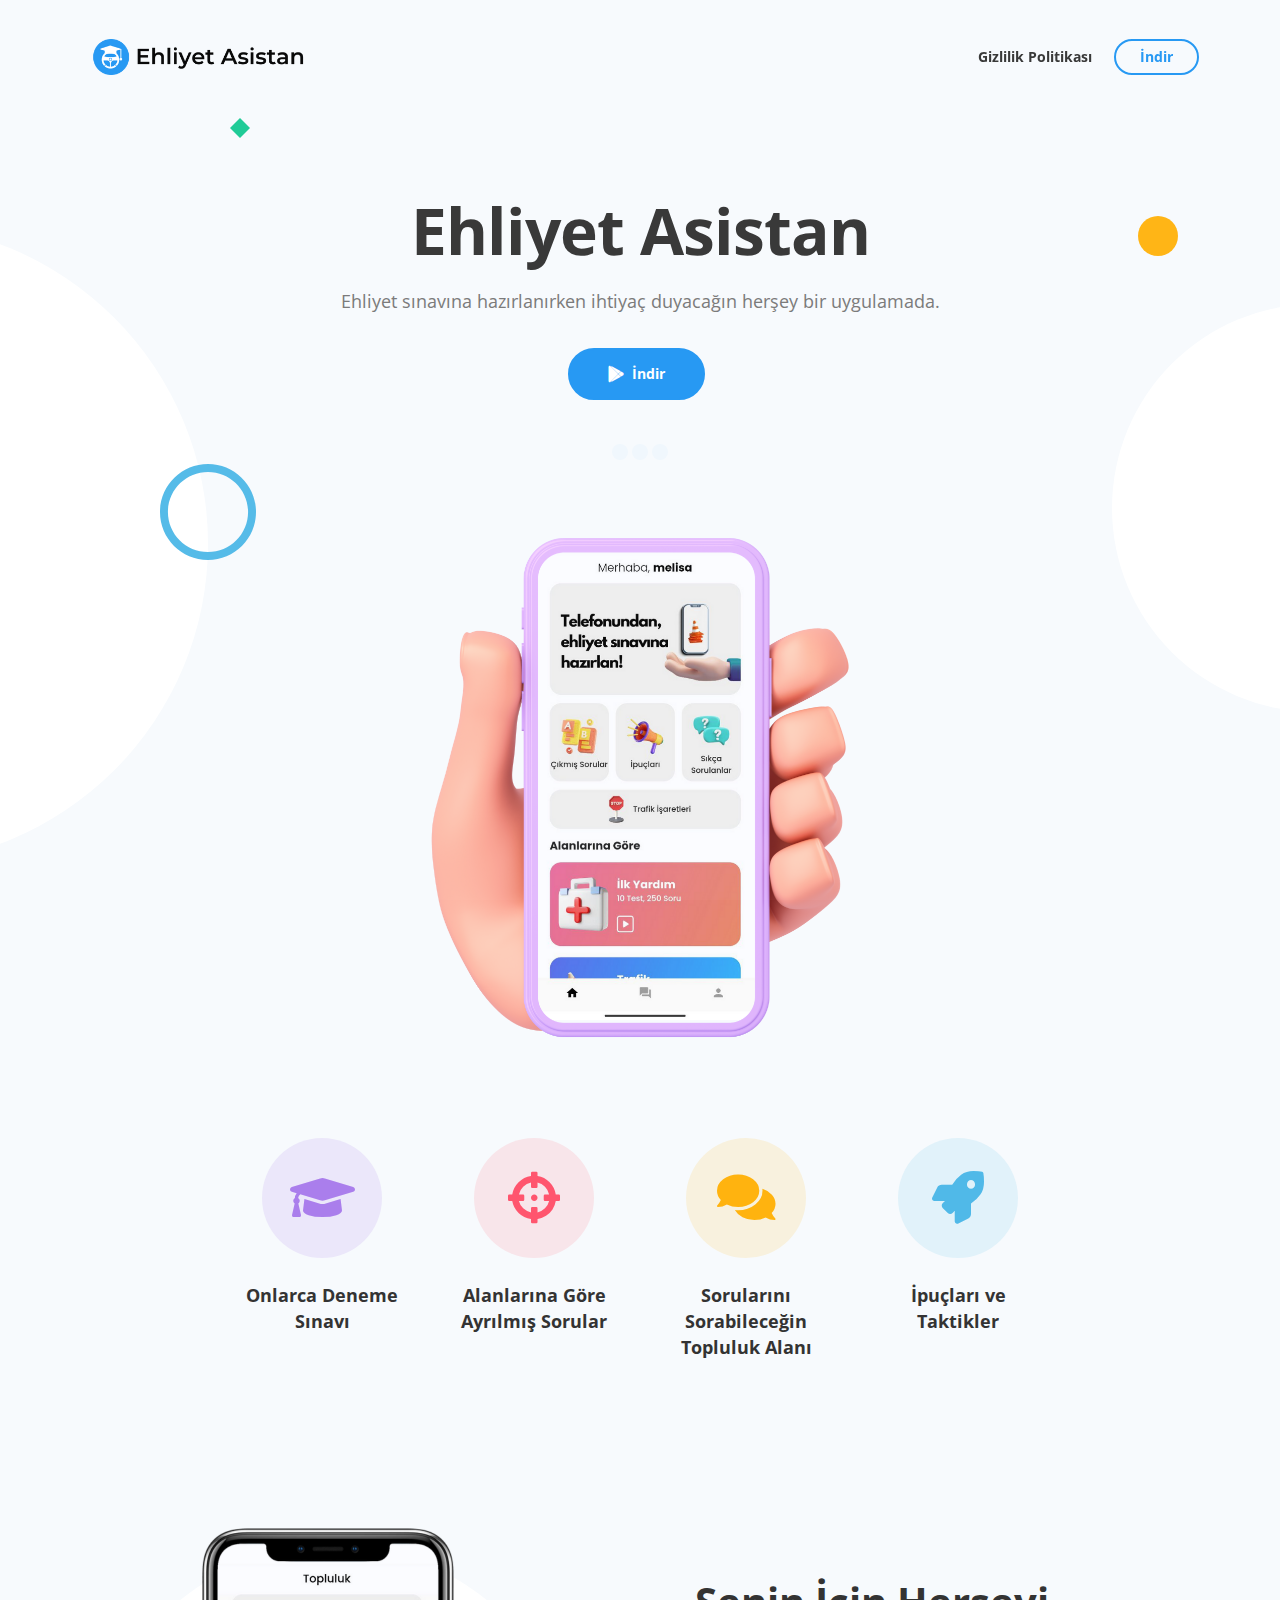
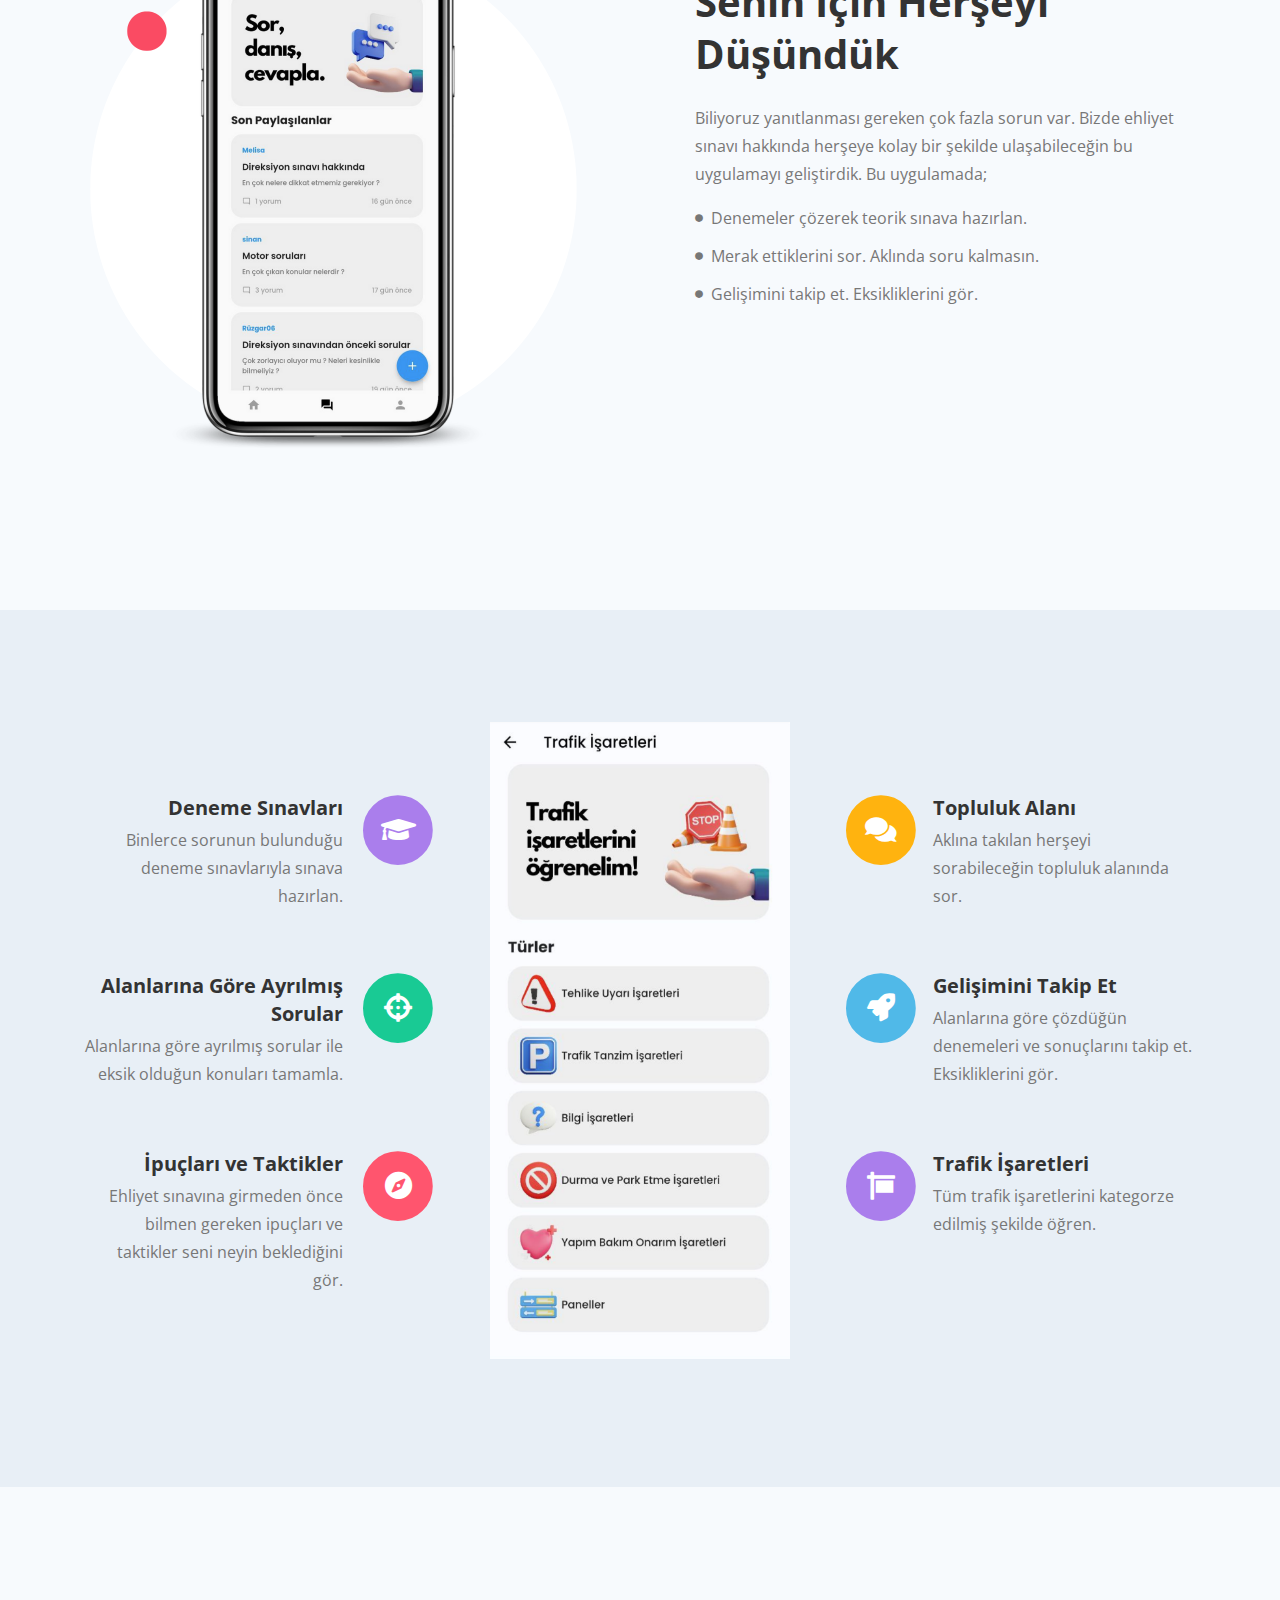
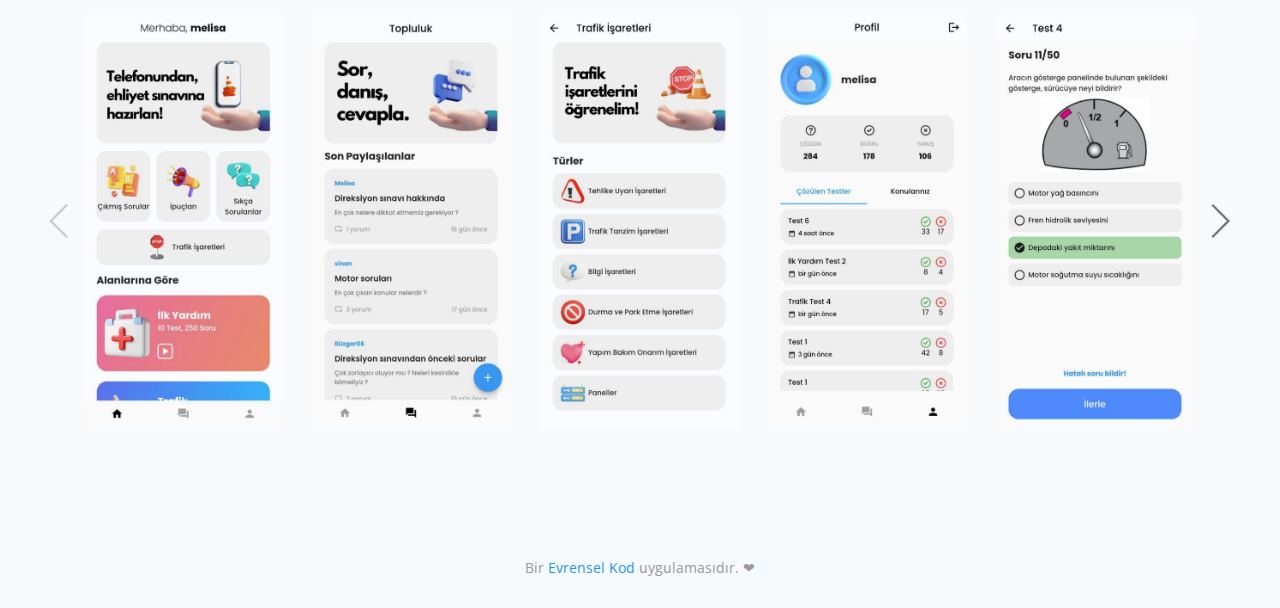
<file: index.html>
<!DOCTYPE html>
<html lang="en">

<head>
    <meta charset="utf-8">
    <meta name="viewport" content="width=device-width, initial-scale=1, shrink-to-fit=no">

    <!-- Webpage Title -->
    <title>Ehliyet Asistan</title>

    <!-- Styles -->
    <link href="https://fonts.googleapis.com/css?family=Open+Sans:400,400i,700&display=swap&subset=latin-ext"
        rel="stylesheet">
    <link href="css/bootstrap.css" rel="stylesheet">
    <link href="css/fontawesome-all.css" rel="stylesheet">
    <link href="css/swiper.css" rel="stylesheet">
    <link href="css/magnific-popup.css" rel="stylesheet">
    <link href="css/styles.css" rel="stylesheet">

    <!-- Favicon  -->
    <link rel="icon" href="images/favicon.png">
</head>

<body data-spy="scroll" data-target=".fixed-top">

    <!-- Preloader -->
    <div class="spinner-wrapper">
        <div class="spinner">
            <div class="bounce1"></div>
            <div class="bounce2"></div>
            <div class="bounce3"></div>
        </div>
    </div>
    <!-- end of preloader -->


    <!-- Navigation -->
    <nav class="navbar navbar-expand-lg navbar-dark navbar-custom fixed-top">
        <div class="container">

            <!-- Image Logo -->
            <a class="navbar-brand logo-image" href="index.html"><img src="images/logo.png" alt="alternative"></a>

            <!-- Mobile Menu Toggle Button -->
            <button class="navbar-toggler" type="button" data-toggle="collapse" data-target="#navbarsExampleDefault"
                aria-controls="navbarsExampleDefault" aria-expanded="false" aria-label="Toggle navigation">
                <span class="navbar-toggler-awesome fas fa-bars"></span>
                <span class="navbar-toggler-awesome fas fa-times"></span>
            </button>
            <!-- end of mobile menu toggle button -->

            <div class="collapse navbar-collapse" id="navbarsExampleDefault">
                <ul class="navbar-nav ml-auto">
                    <li class="nav-item">
                        <a class="nav-link page-scroll" href="privacy-policy.html">Gizlilik Politikası <span
                                class="sr-only">(current)</span></a>
                    </li>
                </ul>
                <span class="nav-item">
                    <a class="btn-outline-sm page-scroll" onclick="soon()" href="#download">İndir</a>
                </span>
            </div>
        </div> <!-- end of container -->
    </nav> <!-- end of navbar -->
    <!-- end of navigation -->


    <!-- Header -->
    <header class="header">
        <div class="container">
            <div class="row">
                <div class="col-lg-12">
                    <div class="text-container">
                        <h1>Ehliyet Asistan</h1>
                        <p class="p-large p-heading">Ehliyet sınavına hazırlanırken ihtiyaç duyacağın herşey bir
                            uygulamada.</p>
                        <a class="btn-solid-lg" onclick="soon()" href="#"><i class="fab fa-google-play"></i>İndir</a>
                    </div> <!-- end of text-container -->
                </div> <!-- end of col -->
            </div> <!-- end of row -->
            <div class="row">
                <div class="col-lg-12">
                    <div class="image-container">
                        <img class="img-fluid" src="images/header-iphone.png" alt="alternative">
                    </div> <!-- end of text-container -->
                </div> <!-- end of col -->
            </div> <!-- end of row -->
        </div> <!-- end of container -->
        <div class="deco-white-circle-1">
            <img src="images/decorative-white-circle.svg" alt="alternative">
        </div> <!-- end of deco-white-circle-1 -->
        <div class="deco-white-circle-2">
            <img src="images/decorative-white-circle.svg" alt="alternative">
        </div> <!-- end of deco-white-circle-2 -->
        <div class="deco-blue-circle">
            <img src="images/decorative-blue-circle.svg" alt="alternative">
        </div> <!-- end of deco-blue-circle -->
        <div class="deco-yellow-circle">
            <img src="images/decorative-yellow-circle.svg" alt="alternative">
        </div> <!-- end of deco-yellow-circle -->
        <div class="deco-green-diamond">
            <img src="images/decorative-green-diamond.svg" alt="alternative">
        </div> <!-- end of deco-yellow-circle -->
    </header> <!-- end of header -->
    <!-- end of header -->


    <!-- Small Features -->
    <div class="cards-1">
        <div class="container">
            <div class="row">
                <div class="col-lg-12">

                    <!-- Card -->
                    <div class="card">
                        <div class="card-image">
                            <i class="fas fa-graduation-cap"></i>
                        </div>
                        <div class="card-body">
                            <h5 class="card-title">Onlarca Deneme Sınavı</h5>
                        </div>
                    </div>
                    <!-- end of card -->

                    <!-- Card -->
                    <div class="card">
                        <div class="card-image red">
                            <i class="fas fa-crosshairs"></i>
                        </div>
                        <div class="card-body">
                            <h5 class="card-title">Alanlarına Göre Ayrılmış Sorular</h5>
                        </div>
                    </div>
                    <!-- end of card -->

                    <!-- Card -->
                    <div class="card">
                        <div class="card-image yellow">
                            <i class="fas fa-comments"></i>
                        </div>
                        <div class="card-body">
                            <h5 class="card-title">Sorularını Sorabileceğin Topluluk Alanı</h5>
                        </div>
                    </div>
                    <!-- end of card -->

                    <!-- Card -->
                    <div class="card">
                        <div class="card-image blue">
                            <i class="fas fa-rocket"></i>
                        </div>
                        <div class="card-body">
                            <h5 class="card-title">İpuçları ve Taktikler</h5>
                        </div>
                    </div>
                    <!-- end of card -->

                </div> <!-- end of col -->
            </div> <!-- end of row -->
        </div> <!-- end of container -->
    </div> <!-- end of cards-1 -->
    <!-- end of small features -->


    <!-- Description 1 -->
    <div id="description" class="basic-1">
        <div class="container">
            <div class="row">
                <div class="col-lg-6">
                    <div class="image-container">
                        <img class="img-fluid" src="images/description-1-app.png" alt="alternative">
                    </div> <!-- end of image-container -->
                </div> <!-- end of col -->
                <div class="col-lg-6">
                    <div class="text-container">
                        <h2>Senin İçin Herşeyi Düşündük</h2>
                        <p>Biliyoruz yanıtlanması gereken çok fazla sorun var. Bizde ehliyet sınavı hakkında herşeye
                            kolay bir
                            şekilde ulaşabileceğin bu uygulamayı geliştirdik. Bu uygulamada; </p>
                        <ul class="list-unstyled li-space-lg">
                            <li class="media">
                                <i class="fas fa-circle"></i>
                                <div class="media-body">Denemeler çözerek teorik sınava hazırlan.</div>
                            </li>
                            <li class="media">
                                <i class="fas fa-circle"></i>
                                <div class="media-body">Merak ettiklerini sor. Aklında soru kalmasın.</div>
                            </li>
                            <li class="media">
                                <i class="fas fa-circle"></i>
                                <div class="media-body">Gelişimini takip et. Eksikliklerini gör.</div>
                            </li>
                        </ul>
                    </div> <!-- end of text-container -->
                </div> <!-- end of col -->
            </div> <!-- end of row -->
        </div> <!-- end of container -->
    </div> <!-- end of basic-1 -->
    <!-- end of description 1 -->




    <!-- Features -->
    <div id="features" class="basic-2">
        <div class="container">

            <div class="row">
                <div class="col-lg-4">
                    <ul class="list-unstyled li-space-lg first">
                        <li class="media">
                            <span class="fa-stack">
                                <i class="fas fa-circle fa-stack-2x"></i>
                                <i class="fas fa-graduation-cap fa-stack-1x"></i>
                            </span>
                            <div class="media-body">
                                <h4>Deneme Sınavları</h4>
                                <p>Binlerce sorunun bulunduğu deneme sınavlarıyla sınava hazırlan.</p>
                            </div>
                        </li>
                        <li class="media">
                            <span class="fa-stack">
                                <i class="fas fa-circle fa-stack-2x green"></i>
                                <i class="fas fa-crosshairs fa-stack-1x"></i>
                            </span>
                            <div class="media-body">
                                <h4>Alanlarına Göre Ayrılmış Sorular</h4>
                                <p>Alanlarına göre ayrılmış sorular ile eksik olduğun konuları tamamla.</p>
                            </div>
                        </li>
                        <li class="media">
                            <span class="fa-stack">
                                <i class="fas fa-circle fa-stack-2x red"></i>
                                <i class="fas fa-compass fa-stack-1x"></i>
                            </span>
                            <div class="media-body">
                                <h4>İpuçları ve Taktikler</h4>
                                <p>Ehliyet sınavına girmeden önce bilmen gereken ipuçları ve taktikler seni neyin
                                    beklediğini gör.</p>
                            </div>
                        </li>
                    </ul>
                </div> <!-- end of col -->
                <div class="col-lg-4">
                    <img class="img-fluid" src="images/features-app.png" alt="alternative">
                </div> <!-- end of col -->
                <div class="col-lg-4">
                    <ul class="list-unstyled li-space-lg">
                        <li class="media">
                            <span class="fa-stack">
                                <i class="fas fa-circle fa-stack-2x yellow"></i>
                                <i class="fas fa-comments fa-stack-1x"></i>
                            </span>
                            <div class="media-body">
                                <h4>Topluluk Alanı</h4>
                                <p>Aklına takılan herşeyi sorabileceğin topluluk alanında sor.</p>
                            </div>
                        </li>
                        <li class="media">
                            <span class="fa-stack">
                                <i class="fas fa-circle fa-stack-2x blue"></i>
                                <i class="fas fa-rocket fa-stack-1x"></i>
                            </span>
                            <div class="media-body">
                                <h4>Gelişimini Takip Et</h4>
                                <p>Alanlarına göre çözdüğün denemeleri ve sonuçlarını takip et. Eksikliklerini gör.</p>
                            </div>
                        </li>
                        <li class="media">
                            <span class="fa-stack">
                                <i class="fas fa-circle fa-stack-2x"></i>
                                <i class="fas fa-sign fa-stack-1x"></i>
                            </span>
                            <div class="media-body">
                                <h4>Trafik İşaretleri</h4>
                                <p>Tüm trafik işaretlerini kategorze edilmiş şekilde öğren.</p>
                            </div>
                        </li>
                    </ul>
                </div> <!-- end of col -->
            </div> <!-- end of row -->
        </div> <!-- end of container -->
    </div> <!-- end of basic-2 -->
    <!-- end of features -->


    <!-- Screenshots -->
    <div id="screens" class="slider">
        <div class="container">
            <div class="row">
                <div class="col-lg-12">

                    <!-- Image Slider -->
                    <div class="slider-container">
                        <div class="swiper-container image-slider">
                            <div class="swiper-wrapper">

                                <!-- Slide -->
                                <div class="swiper-slide">
                                    <a href="images/screenshot-1.png" class="popup-link" data-effect="fadeIn">
                                        <img class="img-fluid" src="images/screenshot-1.png" alt="alternative">
                                    </a>
                                </div>
                                <!-- end of slide -->

                                <!-- Slide -->
                                <div class="swiper-slide">
                                    <a href="images/screenshot-2.png" class="popup-link" data-effect="fadeIn">
                                        <img class="img-fluid" src="images/screenshot-2.png" alt="alternative">
                                    </a>
                                </div>
                                <!-- end of slide -->

                                <!-- Slide -->
                                <div class="swiper-slide">
                                    <a href="images/screenshot-3.png" class="popup-link" data-effect="fadeIn">
                                        <img class="img-fluid" src="images/screenshot-3.png" alt="alternative">
                                    </a>
                                </div>
                                <!-- end of slide -->

                                <!-- Slide -->
                                <div class="swiper-slide">
                                    <a href="images/screenshot-4.png" class="popup-link" data-effect="fadeIn">
                                        <img class="img-fluid" src="images/screenshot-4.png" alt="alternative">
                                    </a>
                                </div>
                                <!-- end of slide -->

                                <!-- Slide -->
                                <div class="swiper-slide">
                                    <a href="images/screenshot-5.png" class="popup-link" data-effect="fadeIn">
                                        <img class="img-fluid" src="images/screenshot-5.png" alt="alternative">
                                    </a>
                                </div>
                                <!-- end of slide -->

                                <!-- Slide -->
                                <div class="swiper-slide">
                                    <a href="images/screenshot-1.png" class="popup-link" data-effect="fadeIn">
                                        <img class="img-fluid" src="images/screenshot-6.png" alt="alternative">
                                    </a>
                                </div>
                                <!-- end of slide -->



                            </div> <!-- end of swiper-wrapper -->

                            <!-- Add Arrows -->
                            <div class="swiper-button-next"></div>
                            <div class="swiper-button-prev"></div>
                            <!-- end of add arrows -->

                        </div> <!-- end of swiper-container -->
                    </div> <!-- end of slider-container -->
                    <!-- end of image slider -->

                </div> <!-- end of col -->
            </div> <!-- end of row -->
        </div> <!-- end of container -->
    </div> <!-- end of slider -->
    <!-- end of screenshots -->



    <!-- Copyright -->
    <div class="copyright">
        <div class="container">
            <div class="row">
                <div class="col-lg-12">
                    <p class="p-small">Bir <a href="https://www.evrenselkod.com/" style="color: #2196f3;">Evrensel
                            Kod</a>
                        uygulamasıdır. &#10084;</p>
                </div> <!-- end of col -->
            </div> <!-- enf of row -->
        </div> <!-- end of container -->
    </div> <!-- end of copyright -->
    <!-- end of copyright -->


    <!-- Scripts -->
    <script src="js/jquery.min.js"></script> <!-- jQuery for Bootstrap's JavaScript plugins -->
    <script src="js/popper.min.js"></script> <!-- Popper tooltip library for Bootstrap -->
    <script src="js/bootstrap.min.js"></script> <!-- Bootstrap framework -->
    <script src="js/jquery.easing.min.js"></script> <!-- jQuery Easing for smooth scrolling between anchors -->
    <script src="js/swiper.min.js"></script> <!-- Swiper for image and text sliders -->
    <script src="js/jquery.magnific-popup.js"></script> <!-- Magnific Popup for lightboxes -->
    <script src="js/validator.min.js"></script> <!-- Validator.js - Bootstrap plugin that validates forms -->
    <script src="js/scripts.js"></script> <!-- Custom scripts -->
</body>

</html>
</file>
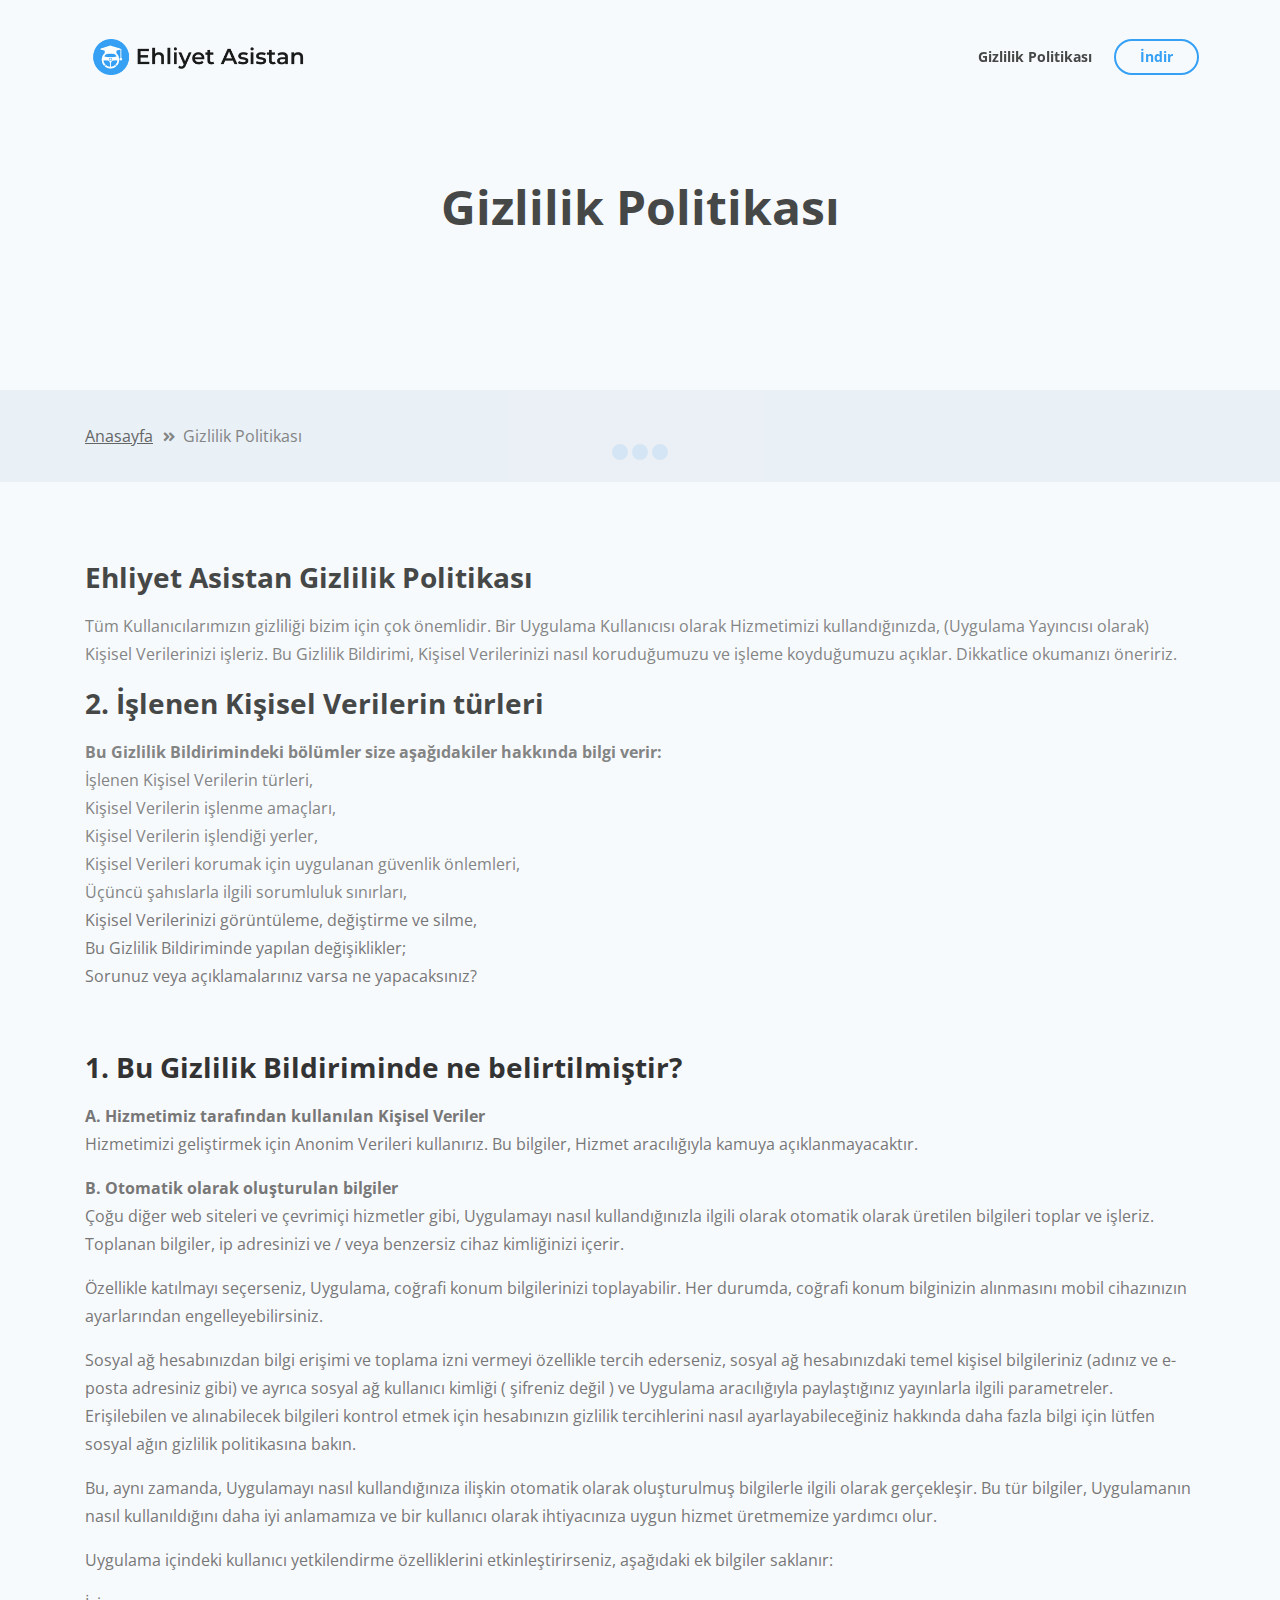
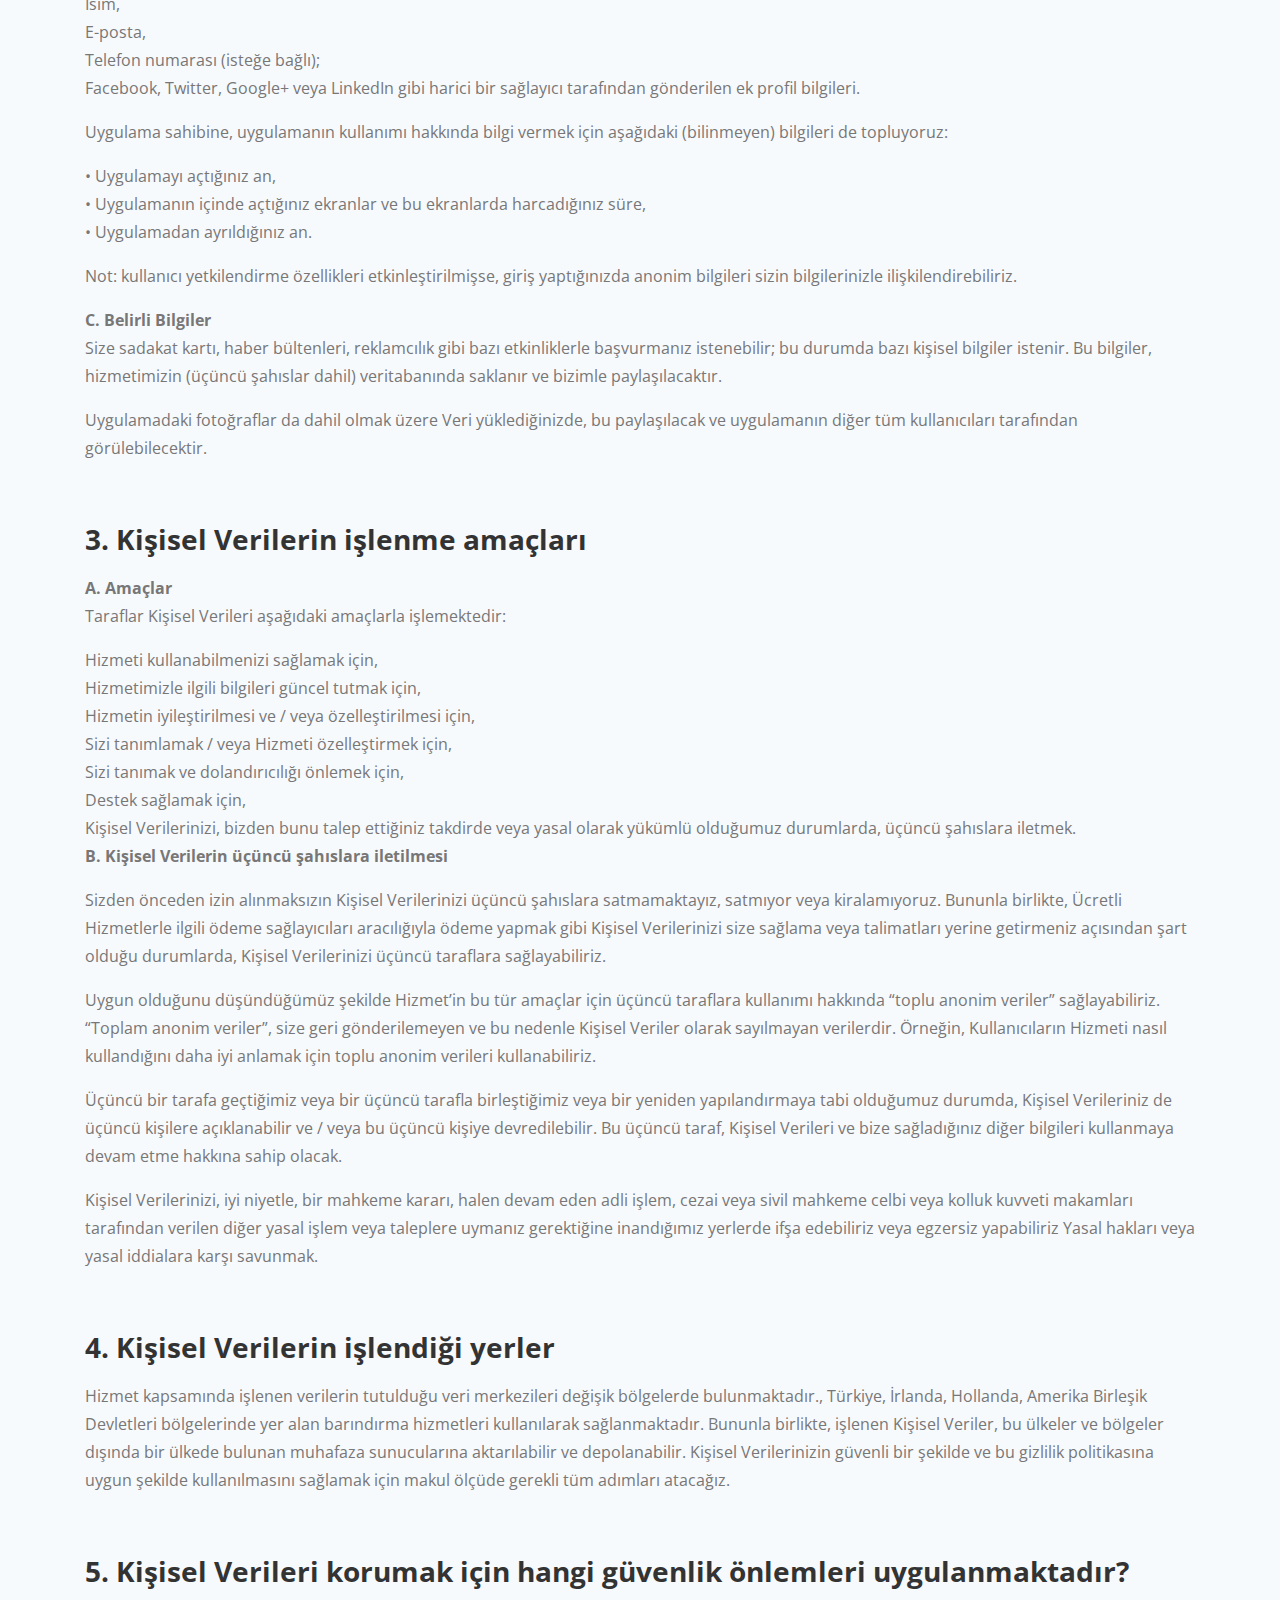
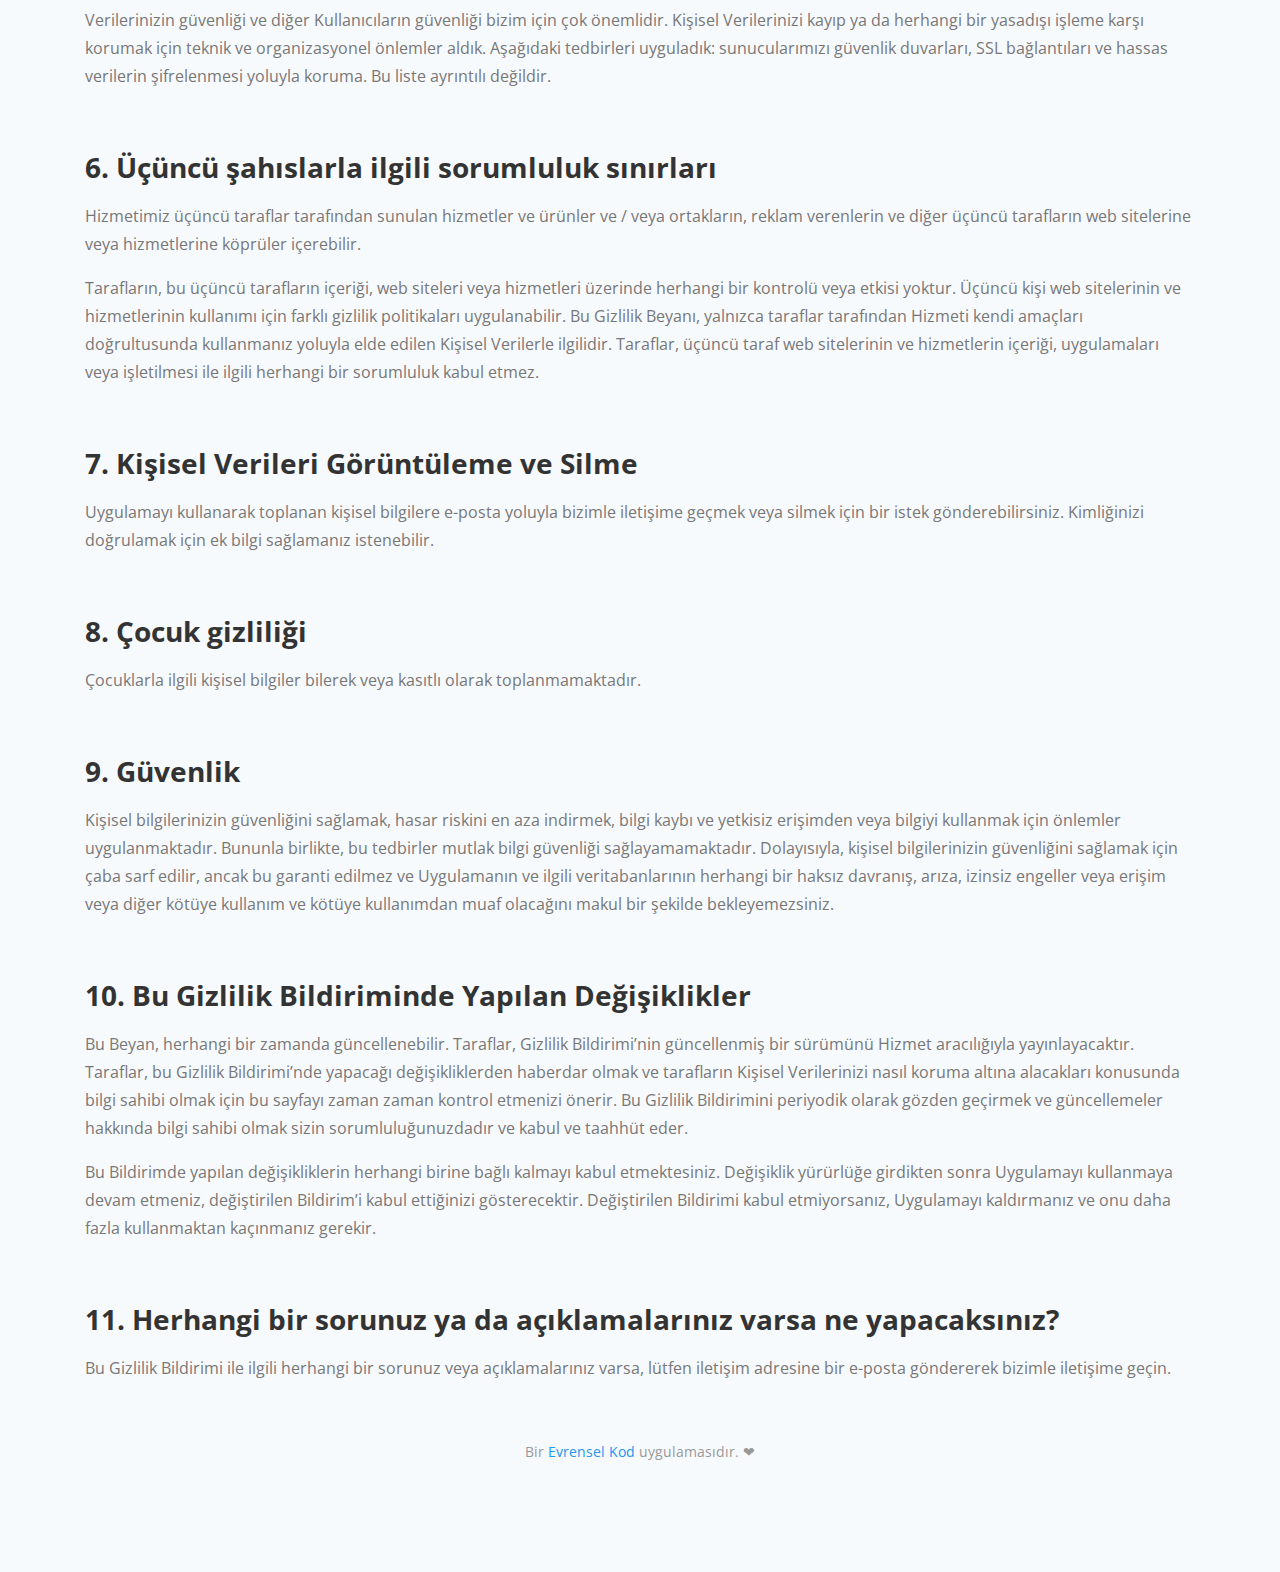
<file: privacy-policy.html>
<!DOCTYPE html>
<html lang="en">

<head>
    <meta charset="utf-8">
    <meta name="viewport" content="width=device-width, initial-scale=1, shrink-to-fit=no">

    <!-- Webpage Title -->
    <title>Ehliyet Asistan - Gizlilik Politikası</title>

    <!-- Styles -->
    <link href="https://fonts.googleapis.com/css?family=Open+Sans:400,400i,700&display=swap&subset=latin-ext"
        rel="stylesheet">
    <link href="css/bootstrap.css" rel="stylesheet">
    <link href="css/fontawesome-all.css" rel="stylesheet">
    <link href="css/swiper.css" rel="stylesheet">
    <link href="css/magnific-popup.css" rel="stylesheet">
    <link href="css/styles.css" rel="stylesheet">

    <!-- Favicon  -->
    <link rel="icon" href="images/favicon.png">
</head>

<body data-spy="scroll" data-target=".fixed-top">

    <!-- Preloader -->
    <div class="spinner-wrapper">
        <div class="spinner">
            <div class="bounce1"></div>
            <div class="bounce2"></div>
            <div class="bounce3"></div>
        </div>
    </div>
    <!-- end of preloader -->


    <!-- Navigation -->
    <nav class="navbar navbar-expand-lg navbar-dark navbar-custom fixed-top">
        <div class="container">

            <!-- Image Logo -->
            <a class="navbar-brand logo-image" href="index.html"><img src="images/logo.png" alt="alternative"></a>

            <!-- Mobile Menu Toggle Button -->
            <button class="navbar-toggler" type="button" data-toggle="collapse" data-target="#navbarsExampleDefault"
                aria-controls="navbarsExampleDefault" aria-expanded="false" aria-label="Toggle navigation">
                <span class="navbar-toggler-awesome fas fa-bars"></span>
                <span class="navbar-toggler-awesome fas fa-times"></span>
            </button>
            <!-- end of mobile menu toggle button -->

            <div class="collapse navbar-collapse" id="navbarsExampleDefault">
                <ul class="navbar-nav ml-auto">
                    <li class="nav-item">
                        <a class="nav-link page-scroll" href="privacy-policy.html">Gizlilik Politikası <span
                                class="sr-only">(current)</span></a>
                    </li>
                </ul>
                <span class="nav-item">
                    <a class="btn-outline-sm page-scroll" onclick="soon()" href="#download">İndir</a>
                </span>
            </div>
        </div> <!-- end of container -->
    </nav> <!-- end of navbar -->
    <!-- end of navigation -->


    <!-- Header -->
    <header id="header" class="ex-header">
        <div class="container">
            <div class="row">
                <div class="col-md-12">
                    <h1>Gizlilik Politikası</h1>
                </div> <!-- end of col -->
            </div> <!-- end of row -->
        </div> <!-- end of container -->
    </header> <!-- end of ex-header -->
    <!-- end of header -->


    <!-- Breadcrumbs -->
    <div class="ex-basic-1">
        <div class="container">
            <div class="row">
                <div class="col-lg-12">
                    <div class="breadcrumbs">
                        <a href="index.html">Anasayfa</a><i class="fa fa-angle-double-right"></i><span>Gizlilik
                            Politikası</span>
                    </div> <!-- end of breadcrumbs -->
                </div> <!-- end of col -->
            </div> <!-- end of row -->
        </div> <!-- end of container -->
    </div> <!-- end of ex-basic-1 -->
    <!-- end of breadcrumbs -->


    <!-- Privacy Content -->
    <div class="ex-basic-2">
        <div class="container">
            <div class="row">
                <div class="col-lg-12">
                    <div class="text-container">
                        <h3>Ehliyet Asistan Gizlilik Politikası</h3>
                        Tüm Kullanıcılarımızın gizliliği bizim için çok önemlidir. Bir Uygulama Kullanıcısı olarak
                        Hizmetimizi kullandığınızda, (Uygulama Yayıncısı olarak) Kişisel Verilerinizi işleriz. Bu
                        Gizlilik Bildirimi, Kişisel Verilerinizi nasıl koruduğumuzu ve işleme koyduğumuzu açıklar.
                        Dikkatlice okumanızı öneririz.</p>





                        <div class="text-container">
                            <h3>2. İşlenen Kişisel Verilerin türleri</h3>
                            <p>
                                <strong>Bu Gizlilik Bildirimindeki bölümler size aşağıdakiler hakkında bilgi
                                    verir:</strong><br>
                                İşlenen Kişisel Verilerin türleri,<br>
                                Kişisel Verilerin işlenme amaçları, <br>
                                Kişisel Verilerin işlendiği yerler,<br>
                                Kişisel Verileri korumak için uygulanan güvenlik önlemleri,<br>
                                Üçüncü şahıslarla ilgili sorumluluk sınırları,<br>
                                Kişisel Verilerinizi görüntüleme, değiştirme ve silme,<br>
                                Bu Gizlilik Bildiriminde yapılan değişiklikler;<br>
                                Sorunuz veya açıklamalarınız varsa ne yapacaksınız?<br>
                            </p>
                        </div> <!-- end of text-container -->

                        <div class="text-container">
                            <h3>1. Bu Gizlilik Bildiriminde ne belirtilmiştir?</h3>
                            <p>
                                <strong>A. Hizmetimiz tarafından kullanılan Kişisel Veriler </strong><br />
                                Hizmetimizi geliştirmek için Anonim Verileri kullanırız. Bu bilgiler, Hizmet
                                aracılığıyla kamuya açıklanmayacaktır.
                            </p>
                            <p>
                                <strong>B. Otomatik olarak oluşturulan bilgiler </strong><br />
                                Çoğu diğer web siteleri ve çevrimiçi hizmetler gibi, Uygulamayı nasıl kullandığınızla
                                ilgili olarak otomatik olarak üretilen bilgileri toplar ve işleriz. Toplanan bilgiler,
                                ip adresinizi ve / veya benzersiz cihaz kimliğinizi içerir.
                            </p>
                            <p>Özellikle katılmayı seçerseniz, Uygulama, coğrafi konum bilgilerinizi toplayabilir. Her
                                durumda, coğrafi konum bilginizin alınmasını mobil cihazınızın ayarlarından
                                engelleyebilirsiniz. </p>
                            <p>Sosyal ağ hesabınızdan bilgi erişimi ve toplama izni vermeyi özellikle tercih ederseniz,
                                sosyal ağ hesabınızdaki temel kişisel bilgileriniz (adınız ve e-posta adresiniz gibi) ve
                                ayrıca sosyal ağ kullanıcı kimliği ( şifreniz değil ) ve Uygulama aracılığıyla
                                paylaştığınız yayınlarla ilgili parametreler. Erişilebilen ve alınabilecek bilgileri
                                kontrol etmek için hesabınızın gizlilik tercihlerini nasıl ayarlayabileceğiniz hakkında
                                daha fazla bilgi için lütfen sosyal ağın gizlilik politikasına bakın.</p>
                            <p>Bu, aynı zamanda, Uygulamayı nasıl kullandığınıza ilişkin otomatik olarak oluşturulmuş
                                bilgilerle ilgili olarak gerçekleşir. Bu tür bilgiler, Uygulamanın nasıl kullanıldığını
                                daha iyi anlamamıza ve bir kullanıcı olarak ihtiyacınıza uygun hizmet üretmemize
                                yardımcı olur.</p>
                            <p>Uygulama içindeki kullanıcı yetkilendirme özelliklerini etkinleştirirseniz, aşağıdaki ek
                                bilgiler saklanır: </p>
                            <p>İsim,<br />
                                E-posta,<br />
                                Telefon numarası (isteğe bağlı);<br />
                                Facebook, Twitter, Google+ veya LinkedIn gibi harici bir sağlayıcı tarafından gönderilen
                                ek profil bilgileri.</p>
                            <p>Uygulama sahibine, uygulamanın kullanımı hakkında bilgi vermek için aşağıdaki
                                (bilinmeyen) bilgileri de topluyoruz: </p>
                            <p>• Uygulamayı açtığınız an,<br />
                                • Uygulamanın içinde açtığınız ekranlar ve bu ekranlarda harcadığınız süre,<br />
                                • Uygulamadan ayrıldığınız an.</p>
                            <p>Not: kullanıcı yetkilendirme özellikleri etkinleştirilmişse, giriş yaptığınızda anonim
                                bilgileri sizin bilgilerinizle ilişkilendirebiliriz.
                            </p>
                            <p>
                                <strong>C. Belirli Bilgiler </strong><br />
                                Size sadakat kartı, haber bültenleri, reklamcılık gibi bazı etkinliklerle başvurmanız
                                istenebilir; bu durumda bazı kişisel bilgiler istenir. Bu bilgiler, hizmetimizin (üçüncü
                                şahıslar dahil) veritabanında saklanır ve bizimle paylaşılacaktır.
                            </p>
                            <p>Uygulamadaki fotoğraflar da dahil olmak üzere Veri yüklediğinizde, bu paylaşılacak ve
                                uygulamanın diğer tüm kullanıcıları tarafından görülebilecektir.
                            </p>
                        </div> <!-- end of text-container -->

                        <div class="text-container">
                            <h3>3. Kişisel Verilerin işlenme amaçları</h3>
                            <p>
                            <p>
                                <strong>A. Amaçlar </strong><br />
                                Taraflar Kişisel Verileri aşağıdaki amaçlarla işlemektedir:
                            </p>


                            <p>Hizmeti kullanabilmenizi sağlamak için,<br />
                                Hizmetimizle ilgili bilgileri güncel tutmak için,<br />
                                Hizmetin iyileştirilmesi ve / veya özelleştirilmesi için,<br />
                                Sizi tanımlamak / veya Hizmeti özelleştirmek için,<br />
                                Sizi tanımak ve dolandırıcılığı önlemek için,<br />
                                Destek sağlamak için,<br />
                                Kişisel Verilerinizi, bizden bunu talep ettiğiniz takdirde veya yasal olarak yükümlü
                                olduğumuz durumlarda, üçüncü şahıslara iletmek.<br />
                                <strong>B. Kişisel Verilerin üçüncü şahıslara iletilmesi </strong>
                            </p>
                            <p>Sizden önceden izin alınmaksızın Kişisel Verilerinizi üçüncü şahıslara satmamaktayız,
                                satmıyor veya kiralamıyoruz. Bununla birlikte, Ücretli Hizmetlerle ilgili ödeme
                                sağlayıcıları aracılığıyla ödeme yapmak gibi Kişisel Verilerinizi size sağlama veya
                                talimatları yerine getirmeniz açısından şart olduğu durumlarda, Kişisel Verilerinizi
                                üçüncü taraflara sağlayabiliriz. </p>
                            <p>Uygun olduğunu düşündüğümüz şekilde Hizmet&#8217;in bu tür amaçlar için üçüncü taraflara
                                kullanımı hakkında &#8220;toplu anonim veriler&#8221; sağlayabiliriz. &#8220;Toplam
                                anonim veriler&#8221;, size geri gönderilemeyen ve bu nedenle Kişisel Veriler olarak
                                sayılmayan verilerdir. Örneğin, Kullanıcıların Hizmeti nasıl kullandığını daha iyi
                                anlamak için toplu anonim verileri kullanabiliriz.</p>
                            <p>Üçüncü bir tarafa geçtiğimiz veya bir üçüncü tarafla birleştiğimiz veya bir yeniden
                                yapılandırmaya tabi olduğumuz durumda, Kişisel Verileriniz de üçüncü kişilere
                                açıklanabilir ve / veya bu üçüncü kişiye devredilebilir. Bu üçüncü taraf, Kişisel
                                Verileri ve bize sağladığınız diğer bilgileri kullanmaya devam etme hakkına sahip
                                olacak. </p>
                            <p>Kişisel Verilerinizi, iyi niyetle, bir mahkeme kararı, halen devam eden adli işlem, cezai
                                veya sivil mahkeme celbi veya kolluk kuvveti makamları tarafından verilen diğer yasal
                                işlem veya taleplere uymanız gerektiğine inandığımız yerlerde ifşa edebiliriz veya
                                egzersiz yapabiliriz Yasal hakları veya yasal iddialara karşı savunmak.
                            </p>
                        </div> <!-- end of text-container -->

                        <div class="text-container">
                            <h3>4. Kişisel Verilerin işlendiği yerler</h3>
                            <p>
                                Hizmet kapsamında işlenen verilerin tutulduğu veri merkezileri değişik bölgelerde
                                bulunmaktadır., Türkiye, İrlanda, Hollanda, Amerika Birleşik Devletleri bölgelerinde yer
                                alan barındırma hizmetleri kullanılarak sağlanmaktadır. Bununla birlikte, işlenen
                                Kişisel Veriler, bu ülkeler ve bölgeler dışında bir ülkede bulunan muhafaza sunucularına
                                aktarılabilir ve depolanabilir. Kişisel Verilerinizin güvenli bir şekilde ve bu gizlilik
                                politikasına uygun şekilde kullanılmasını sağlamak için makul ölçüde gerekli tüm
                                adımları atacağız.
                            </p>
                        </div> <!-- end of text-container -->

                        <div class="text-container">
                            <h3>5. Kişisel Verileri korumak için hangi güvenlik önlemleri uygulanmaktadır?</h3>
                            <p>
                                Verilerinizin güvenliği ve diğer Kullanıcıların güvenliği bizim için çok önemlidir.
                                Kişisel Verilerinizi kayıp ya da herhangi bir yasadışı işleme karşı korumak için teknik
                                ve organizasyonel önlemler aldık. Aşağıdaki tedbirleri uyguladık: sunucularımızı
                                güvenlik duvarları, SSL bağlantıları ve hassas verilerin şifrelenmesi yoluyla koruma. Bu
                                liste ayrıntılı değildir.
                            </p>
                        </div> <!-- end of text-container -->

                        <div class="text-container">
                            <h3>6. Üçüncü şahıslarla ilgili sorumluluk sınırları</h3>
                            <p>
                                Hizmetimiz üçüncü taraflar tarafından sunulan hizmetler ve ürünler ve / veya ortakların,
                                reklam verenlerin ve diğer üçüncü tarafların web sitelerine veya hizmetlerine köprüler
                                içerebilir.
                            </p>
                            <p>
                                Tarafların, bu üçüncü tarafların içeriği, web siteleri veya hizmetleri üzerinde herhangi
                                bir kontrolü veya etkisi yoktur. Üçüncü kişi web sitelerinin ve hizmetlerinin kullanımı
                                için farklı gizlilik politikaları uygulanabilir. Bu Gizlilik Beyanı, yalnızca taraflar
                                tarafından Hizmeti kendi amaçları doğrultusunda kullanmanız yoluyla elde edilen Kişisel
                                Verilerle ilgilidir. Taraflar, üçüncü taraf web sitelerinin ve hizmetlerin içeriği,
                                uygulamaları veya işletilmesi ile ilgili herhangi bir sorumluluk kabul etmez.
                            </p>
                        </div> <!-- end of text-container -->

                        <div class="text-container">
                            <h3>7. Kişisel Verileri Görüntüleme ve Silme</h3>
                            <p>
                                Uygulamayı kullanarak toplanan kişisel bilgilere e-posta yoluyla bizimle iletişime
                                geçmek veya silmek için bir istek gönderebilirsiniz. Kimliğinizi doğrulamak için ek
                                bilgi sağlamanız istenebilir.
                            </p>
                        </div> <!-- end of text-container -->

                        <div class="text-container">
                            <h3>8. Çocuk gizliliği</h3>
                            <p>
                                Çocuklarla ilgili kişisel bilgiler bilerek veya kasıtlı olarak toplanmamaktadır.
                            </p>
                        </div> <!-- end of text-container -->

                        <div class="text-container">
                            <h3>9. Güvenlik</h3>
                            <p>
                                Kişisel bilgilerinizin güvenliğini sağlamak, hasar riskini en aza indirmek, bilgi kaybı
                                ve yetkisiz erişimden veya bilgiyi kullanmak için önlemler uygulanmaktadır. Bununla
                                birlikte, bu tedbirler mutlak bilgi güvenliği sağlayamamaktadır. Dolayısıyla, kişisel
                                bilgilerinizin güvenliğini sağlamak için çaba sarf edilir, ancak bu garanti edilmez ve
                                Uygulamanın ve ilgili veritabanlarının herhangi bir haksız davranış, arıza, izinsiz
                                engeller veya erişim veya diğer kötüye kullanım ve kötüye kullanımdan muaf olacağını
                                makul bir şekilde bekleyemezsiniz.
                            </p>
                        </div> <!-- end of text-container -->

                        <div class="text-container">
                            <h3>10. Bu Gizlilik Bildiriminde Yapılan Değişiklikler</h3>
                            <p>
                                Bu Beyan, herhangi bir zamanda güncellenebilir. Taraflar, Gizlilik Bildirimi’nin
                                güncellenmiş bir sürümünü Hizmet aracılığıyla yayınlayacaktır. Taraflar, bu Gizlilik
                                Bildirimi’nde yapacağı değişikliklerden haberdar olmak ve tarafların Kişisel
                                Verilerinizi nasıl koruma altına alacakları konusunda bilgi sahibi olmak için bu sayfayı
                                zaman zaman kontrol etmenizi önerir. Bu Gizlilik Bildirimini periyodik olarak gözden
                                geçirmek ve güncellemeler hakkında bilgi sahibi olmak sizin sorumluluğunuzdadır ve kabul
                                ve taahhüt eder.
                            </p>
                            <p>
                                Bu Bildirimde yapılan değişikliklerin herhangi birine bağlı kalmayı kabul etmektesiniz.
                                Değişiklik yürürlüğe girdikten sonra Uygulamayı kullanmaya devam etmeniz, değiştirilen
                                Bildirim’i kabul ettiğinizi gösterecektir. Değiştirilen Bildirimi kabul etmiyorsanız,
                                Uygulamayı kaldırmanız ve onu daha fazla kullanmaktan kaçınmanız gerekir.
                            </p>
                        </div> <!-- end of text-container -->

                        <div class="text-container">
                            <h3>11. Herhangi bir sorunuz ya da açıklamalarınız varsa ne yapacaksınız?</h3>
                            <p>
                                Bu Gizlilik Bildirimi ile ilgili herhangi bir sorunuz veya açıklamalarınız varsa, lütfen
                                iletişim adresine bir e-posta göndererek bizimle iletişime geçin.
                            </p>
                        </div> <!-- end of text-container -->

                    </div> <!-- end of col-->
                </div> <!-- end of row -->
            </div> <!-- end of container -->
        </div> <!-- end of ex-basic-2 -->
        <!-- end of privacy content -->



        <!-- Copyright -->
        <div class="copyright">
            <div class="container">
                <div class="row">
                    <div class="col-lg-12">
                        <p class="p-small">Bir <a href="https://www.evrenselkod.com/" style="color: #2196f3;">Evrensel
                                Kod</a>
                            uygulamasıdır. &#10084;</p>
                    </div> <!-- end of col -->
                </div> <!-- enf of row -->
            </div> <!-- end of container -->
        </div> <!-- end of copyright -->
        <!-- end of copyright -->


        <!-- Scripts -->
        <script src="js/jquery.min.js"></script> <!-- jQuery for Bootstrap's JavaScript plugins -->
        <script src="js/popper.min.js"></script> <!-- Popper tooltip library for Bootstrap -->
        <script src="js/bootstrap.min.js"></script> <!-- Bootstrap framework -->
        <script src="js/jquery.easing.min.js"></script> <!-- jQuery Easing for smooth scrolling between anchors -->
        <script src="js/swiper.min.js"></script> <!-- Swiper for image and text sliders -->
        <script src="js/jquery.magnific-popup.js"></script> <!-- Magnific Popup for lightboxes -->
        <script src="js/validator.min.js"></script> <!-- Validator.js - Bootstrap plugin that validates forms -->
        <script src="js/scripts.js"></script> <!-- Custom scripts -->
</body>

</html>
</file>
<file: css/styles.css>
/* Template: Sync - Free Mobile App Landing Page HTML Template
   Author: Inovatik
   Created: Dec 2019
   Description: Master CSS file
*/

/*****************************************
Table Of Contents:

01. General Styles
02. Preloader
03. Navigation
04. Header
05. Small Features
06. Description 1
07. Description 1 Details Lightbox
08. Description 2
09. Features
10. Screenshots
11. Testimonials
12. Statistics
13. Download
14. Footer
15. Copyright
16. Back To Top Button
17. Extra Pages
18. Media Queries
******************************************/

/*****************************************
Colors:
- Backgrounds - light gray #f7fafd
- Backgrounds - gray #e8eff6
- Buttons - red #ff556e
- Headings text, navbar links - black #333
- Body text - dark gray #777
******************************************/


/******************************/
/*     01. General Styles     */
/******************************/
body,
html {
    width: 100%;
	height: 100%;
}

body, p {
	color: #777; 
	font: 400 1rem/1.75rem "Open Sans", sans-serif;
}

.p-large {
	font: 400 1.125rem/1.875rem "Open Sans", sans-serif;
}

.p-small {
	font: 400 0.875rem/1.5rem "Open Sans", sans-serif;
}

.p-heading {
	margin-bottom: 4rem;
	text-align: center;
}

h1 {
	color: #333;
	font: 700 2.625rem/3.375rem "Open Sans", sans-serif;
}

h2 {
	color: #333;
	font: 700 2.125rem/2.75rem "Open Sans", sans-serif;
}

h3 {
	color: #333;
	font: 700 1.75rem/2.375rem "Open Sans", sans-serif;
}

h4 {
	color: #333;
	font: 700 1.25rem/1.75rem "Open Sans", sans-serif;
}

h5 {
	color: #333;
	font: 700 1.125rem/1.625rem "Open Sans", sans-serif;
}

h6 {
	color: #333;
	font: 700 1rem/1.5rem "Open Sans", sans-serif;
}

.testimonial-text {
	font-style: italic;
}

.testimonial-author {
	font-weight: 700;
	font-size: 1rem;
	line-height: 1.5rem;
}

.li-space-lg li {
	margin-bottom: 0.625rem;
}

a {
	color: #555;
	text-decoration: underline;
}

a:hover {
	color: #555;
	text-decoration: underline;
}

a.red {
	color: #ff556e;
}

.btn-solid-reg {
	display: inline-block;
	padding: 1.1875rem 2.125rem 1.1875rem 2.125rem;
	border: 0.125rem solid #2196f3;
	border-radius: 2rem;
	background-color: #2196f3;
	color: #fff;
	font: 700 0.875rem/0 "Open Sans", sans-serif;
	text-decoration: none;
	transition: all 0.2s;
}

.btn-solid-reg:hover {
	border: 0.125rem solid #2196f3;
	background-color: transparent;
	color: #2196f3;
	text-decoration: none;
}

.btn-solid-lg {
	display: inline-block;
	padding: 1.5rem 2.375rem 1.5rem 2.375rem;
	border: 0.125rem solid #2196f3;
	border-radius: 2rem;
	background-color: #2196f3;
	color: #fff;
	font: 700 0.875rem/0 "Open Sans", sans-serif;
	text-decoration: none;
	transition: all 0.2s;
}

.btn-solid-lg:hover {
	border: 0.125rem solid #2196f3;
	background-color: transparent;
	color: #2196f3;
	text-decoration: none;
}

.btn-solid-lg .fab {
	margin-right: 0.5rem;
	font-size: 1.25rem;
	line-height: 0;
	vertical-align: top;
}

.btn-solid-lg .fab.fa-google-play {
	font-size: 1rem;
}

.btn-outline-reg {
	display: inline-block;
	padding: 1.1875rem 2.125rem 1.1875rem 2.125rem;
	border: 0.125rem solid #333;
	border-radius: 2rem;
	background-color: transparent;
	color: #333;
	font: 700 0.875rem/0 "Open Sans", sans-serif;
	text-decoration: none;
	transition: all 0.2s;
}

.btn-outline-reg:hover {
	border: 0.125rem solid #333;
	background-color: #333;
	color: #fff;
	text-decoration: none;
}

.btn-outline-lg {
	display: inline-block;
	padding: 1.5rem 2.375rem 1.5rem 2.375rem;
	border: 0.125rem solid #333;
	border-radius: 2rem;
	background-color: transparent;
	color: #333;
	font: 700 0.875rem/0 "Open Sans", sans-serif;
	text-decoration: none;
	transition: all 0.2s;
}

.btn-outline-lg:hover {
	border: 0.125rem solid #333;
	background-color: #333;
	color: #fff;
	text-decoration: none;
}

.btn-outline-sm {
	display: inline-block;
	padding: 1rem 1.5rem 1rem 1.5rem;
	border: 0.125rem solid #333;
	border-radius: 2rem;
	background-color: transparent;
	color: #333;
	font: 700 0.875rem/0 "Open Sans", sans-serif;
	text-decoration: none;
	transition: all 0.2s;
}

.btn-outline-sm:hover {
	border: 0.125rem solid #333;
	background-color: #333;
	color: #fff;
	text-decoration: none;
}

.form-group {
	position: relative;
	margin-bottom: 1.25rem;
}

.form-group.has-error.has-danger {
	margin-bottom: 0.625rem;
}

.form-group.has-error.has-danger .help-block.with-errors ul {
	margin-top: 0.375rem;
}

.label-control {
	position: absolute;
	top: 0.87rem;
	left: 1.375rem;
	color: #777;
	opacity: 1;
	font: 400 0.875rem/1.375rem "Open Sans", sans-serif;
	cursor: text;
	transition: all 0.2s ease;
}

/* IE10+ hack to solve lower label text position compared to the rest of the browsers */
@media screen and (-ms-high-contrast: active), screen and (-ms-high-contrast: none) {  
	.label-control {
		top: 0.9375rem;
	}
}

.form-control-input:focus + .label-control,
.form-control-input.notEmpty + .label-control,
.form-control-textarea:focus + .label-control,
.form-control-textarea.notEmpty + .label-control {
	top: 0.125rem;
	opacity: 1;
	font-size: 0.75rem;
	font-weight: 700;
}

.form-control-input,
.form-control-select {
	display: block; /* needed for proper display of the label in Firefox, IE, Edge */
	width: 100%;
	padding-top: 1.0625rem;
	padding-bottom: 0.0625rem;
	padding-left: 1.3125rem;
	border: 1px solid #c4d8dc;
	border-radius: 0.25rem;
	background-color: #fff;
	color: #777;
	font: 400 0.875rem/1.875rem "Open Sans", sans-serif;
	transition: all 0.2s;
	-webkit-appearance: none; /* removes inner shadow on form inputs on ios safari */
}

.form-control-select {
	padding-top: 0.5rem;
	padding-bottom: 0.5rem;
	height: 3rem;
}

/* IE10+ hack to solve lower label text position compared to the rest of the browsers */
@media screen and (-ms-high-contrast: active), screen and (-ms-high-contrast: none) {  
	.form-control-input {
		padding-top: 1.25rem;
		padding-bottom: 0.75rem;
		line-height: 1.75rem;
	}

	.form-control-select {
		padding-top: 0.875rem;
		padding-bottom: 0.75rem;
		height: 3.125rem;
		line-height: 2.125rem;
	}
}

select {
    /* you should keep these first rules in place to maintain cross-browser behavior */
    -webkit-appearance: none;
	-moz-appearance: none;
	-ms-appearance: none;
    -o-appearance: none;
    appearance: none;
    background-image: url('../images/down-arrow.png');
    background-position: 96% 50%;
    background-repeat: no-repeat;
    outline: none;
}

select::-ms-expand {
    display: none; /* removes the ugly default down arrow on select form field in IE11 */
}

.form-control-textarea {
	display: block; /* used to eliminate a bottom gap difference between Chrome and IE/FF */
	width: 100%;
	height: 8rem; /* used instead of html rows to normalize height between Chrome and IE/FF */
	padding-top: 1.25rem;
	padding-left: 1.3125rem;
	border: 1px solid #c4d8dc;
	border-radius: 0.25rem;
	background-color: #fff;
	color: #777;
	font: 400 0.875rem/1.75rem "Open Sans", sans-serif;
	transition: all 0.2s;
}

.form-control-input:focus,
.form-control-select:focus,
.form-control-textarea:focus {
	border: 1px solid #a1a1a1;
	outline: none; /* Removes blue border on focus */
}

.form-control-input:hover,
.form-control-select:hover,
.form-control-textarea:hover {
	border: 1px solid #a1a1a1;
}

input[type='checkbox'] {
	vertical-align: -10%;
	margin-right: 0.5rem;
}

/* IE10+ hack to raise checkbox field position compared to the rest of the browsers */
@media screen and (-ms-high-contrast: active), screen and (-ms-high-contrast: none) {  
	input[type='checkbox'] {
		vertical-align: -9%;
	}
}

.form-control-submit-button {
	display: inline-block;
	width: 100%;
	height: 3.125rem;
	border: 0.125rem solid #ff556e;
	border-radius: 1.5rem;
	background-color: #ff556e;
	color: #fff;
	font: 700 0.875rem/0 "Open Sans", sans-serif;
	cursor: pointer;
	transition: all 0.2s;
}

.form-control-submit-button:hover {
	border: 0.125rem solid #ff556e;
	background-color: transparent;
	color: #ff556e;
}

/* Form Success And Error Message Formatting */
#pmsgSubmit.h3.text-center.tada.animated,
#pmsgSubmit.h3.text-center {
	display: block;
	margin-bottom: 0;
	color: #ff556e;
	font-weight: 400;
	font-size: 1.125rem;
	line-height: 1rem;
}

.help-block.with-errors .list-unstyled {
	font-size: 0.75rem;
	line-height: 1.125rem;
	text-align: left;
}

.help-block.with-errors ul {
	margin-bottom: 0;
}
/* end of form success and error message formatting */

/* Form Success And Error Message Animation - Animate.css */
@-webkit-keyframes tada {
	from {
		-webkit-transform: scale3d(1, 1, 1);
		-ms-transform: scale3d(1, 1, 1);
		transform: scale3d(1, 1, 1);
	}
	10%, 20% {
		-webkit-transform: scale3d(.9, .9, .9) rotate3d(0, 0, 1, -3deg);
		-ms-transform: scale3d(.9, .9, .9) rotate3d(0, 0, 1, -3deg);
		transform: scale3d(.9, .9, .9) rotate3d(0, 0, 1, -3deg);
	}
	30%, 50%, 70%, 90% {
		-webkit-transform: scale3d(1.1, 1.1, 1.1) rotate3d(0, 0, 1, 3deg);
		-ms-transform: scale3d(1.1, 1.1, 1.1) rotate3d(0, 0, 1, 3deg);
		transform: scale3d(1.1, 1.1, 1.1) rotate3d(0, 0, 1, 3deg);
	}
	40%, 60%, 80% {
		-webkit-transform: scale3d(1.1, 1.1, 1.1) rotate3d(0, 0, 1, -3deg);
		-ms-transform: scale3d(1.1, 1.1, 1.1) rotate3d(0, 0, 1, -3deg);
		transform: scale3d(1.1, 1.1, 1.1) rotate3d(0, 0, 1, -3deg);
	}
	to {
		-webkit-transform: scale3d(1, 1, 1);
		-ms-transform: scale3d(1, 1, 1);
		transform: scale3d(1, 1, 1);
	}
}

@keyframes tada {
	from {
		-webkit-transform: scale3d(1, 1, 1);
		-ms-transform: scale3d(1, 1, 1);
		transform: scale3d(1, 1, 1);
	}
	10%, 20% {
		-webkit-transform: scale3d(.9, .9, .9) rotate3d(0, 0, 1, -3deg);
		-ms-transform: scale3d(.9, .9, .9) rotate3d(0, 0, 1, -3deg);
		transform: scale3d(.9, .9, .9) rotate3d(0, 0, 1, -3deg);
	}
	30%, 50%, 70%, 90% {
		-webkit-transform: scale3d(1.1, 1.1, 1.1) rotate3d(0, 0, 1, 3deg);
		-ms-transform: scale3d(1.1, 1.1, 1.1) rotate3d(0, 0, 1, 3deg);
		transform: scale3d(1.1, 1.1, 1.1) rotate3d(0, 0, 1, 3deg);
	}
	40%, 60%, 80% {
		-webkit-transform: scale3d(1.1, 1.1, 1.1) rotate3d(0, 0, 1, -3deg);
		-ms-transform: scale3d(1.1, 1.1, 1.1) rotate3d(0, 0, 1, -3deg);
		transform: scale3d(1.1, 1.1, 1.1) rotate3d(0, 0, 1, -3deg);
	}
	to {
		-webkit-transform: scale3d(1, 1, 1);
		-ms-transform: scale3d(1, 1, 1);
		transform: scale3d(1, 1, 1);
	}
}

.tada {
	-webkit-animation-name: tada;
	animation-name: tada;
}

.animated {
	-webkit-animation-duration: 1s;
	animation-duration: 1s;
	-webkit-animation-fill-mode: both;
	animation-fill-mode: both;
}
/* end of form success and error message animation - Animate.css */

/* Fade-move Animation For Details Lightbox - Magnific Popup */
/* at start */
.my-mfp-slide-bottom .zoom-anim-dialog {
	opacity: 0;
	transition: all 0.2s ease-out;
	-webkit-transform: translateY(-1.25rem) perspective(37.5rem) rotateX(10deg);
	-ms-transform: translateY(-1.25rem) perspective(37.5rem) rotateX(10deg);
	transform: translateY(-1.25rem) perspective(37.5rem) rotateX(10deg);
}

/* animate in */
.my-mfp-slide-bottom.mfp-ready .zoom-anim-dialog {
	opacity: 1;
	-webkit-transform: translateY(0) perspective(37.5rem) rotateX(0); 
	-ms-transform: translateY(0) perspective(37.5rem) rotateX(0); 
	transform: translateY(0) perspective(37.5rem) rotateX(0); 
}

/* animate out */
.my-mfp-slide-bottom.mfp-removing .zoom-anim-dialog {
	opacity: 0;
	-webkit-transform: translateY(-0.625rem) perspective(37.5rem) rotateX(10deg); 
	-ms-transform: translateY(-0.625rem) perspective(37.5rem) rotateX(10deg); 
	transform: translateY(-0.625rem) perspective(37.5rem) rotateX(10deg); 
}

/* dark overlay, start state */
.my-mfp-slide-bottom.mfp-bg {
	opacity: 0;
	transition: opacity 0.2s ease-out;
}

/* animate in */
.my-mfp-slide-bottom.mfp-ready.mfp-bg {
	opacity: 0.8;
}
/* animate out */
.my-mfp-slide-bottom.mfp-removing.mfp-bg {
	opacity: 0;
}
/* end of fade-move animation for details lightbox - magnific popup */

/* Fade Animation For Image Lightbox - Magnific Popup */
@-webkit-keyframes fadeIn {
	from {
		opacity: 0;
	}
	to {
		opacity: 1;
	}
}

@keyframes fadeIn {
	from {
		opacity: 0;
	}
	to {
		opacity: 1;
	}
}

.fadeIn {
	-webkit-animation: fadeIn 0.6s;
	animation: fadeIn 0.6s;
}

@-webkit-keyframes fadeOut {
	from {
		opacity: 1;
	}
	to {
		opacity: 0;
	}
}

@keyframes fadeOut {
	from {
		opacity: 1;
	}
	to {
		opacity: 0;
	}
}

.fadeOut {
	-webkit-animation: fadeOut 0.8s;
	animation: fadeOut 0.8s;
}
/* end of fade animation for details lightbox - magnific popup */


/*************************/
/*     02. Preloader     */
/*************************/
.spinner-wrapper {
	position: fixed;
	z-index: 999999;
	top: 0;
	right: 0;
	bottom: 0;
	left: 0;
	background: #f7fafd;
}

.spinner {
	position: absolute;
	top: 50%; /* centers the loading animation vertically one the screen */
	left: 50%; /* centers the loading animation horizontally one the screen */
	width: 3.75rem;
	height: 1.25rem;
	margin: -0.625rem 0 0 -1.875rem; /* is width and height divided by two */ 
	text-align: center;
}

.spinner > div {
	display: inline-block;
	width: 1rem;
	height: 1rem;
	border-radius: 100%;
	background-color: #2196f3;
	-webkit-animation: sk-bouncedelay 1.4s infinite ease-in-out both;
	animation: sk-bouncedelay 1.4s infinite ease-in-out both;
}

.spinner .bounce1 {
	-webkit-animation-delay: -0.32s;
	animation-delay: -0.32s;
}

.spinner .bounce2 {
	-webkit-animation-delay: -0.16s;
	animation-delay: -0.16s;
}

@-webkit-keyframes sk-bouncedelay {
	0%, 80%, 100% { -webkit-transform: scale(0); }
	40% { -webkit-transform: scale(1.0); }
}

@keyframes sk-bouncedelay {
	0%, 80%, 100% { 
		-webkit-transform: scale(0);
		-ms-transform: scale(0);
		transform: scale(0);
	} 40% { 
		-webkit-transform: scale(1.0);
		-ms-transform: scale(1.0);
		transform: scale(1.0);
	}
}


/**************************/
/*     03. Navigation     */
/**************************/
.navbar-custom {
	background-color: #f7fafd;
	box-shadow: 0 0.0625rem 0.375rem 0 rgba(0, 0, 0, 0.1);
	font: 700 0.875rem/0.875rem "Open Sans", sans-serif;
	transition: all 0.2s;
}

.navbar-custom .navbar-brand.logo-image img {
	height: 2.25rem;
}

.navbar-custom .navbar-brand.logo-text {
	font: 700 2rem/1rem "Open Sans", sans-serif;
	color: #333;
	text-decoration: none;
}

.navbar-custom .navbar-nav {
	margin-top: 0.75rem;
	margin-bottom: 0.5rem;
}

.navbar-custom .nav-item .nav-link {
	padding: 0.625rem 0.75rem;
	color: #333;
	text-decoration: none;
	transition: all 0.2s ease;
}

.navbar-custom .nav-item .nav-link:hover,
.navbar-custom .nav-item .nav-link.active {
	color: #2196f3;
}

/* Dropdown Menu */
.navbar-custom .dropdown:hover > .dropdown-menu {
	display: block; /* this makes the dropdown menu stay open while hovering it */
	min-width: auto;
	animation: fadeDropdown 0.2s; /* required for the fade animation */
}

@keyframes fadeDropdown {
    0% {
        opacity: 0;
    }

    100% {
        opacity: 1;
    }
}

.navbar-custom .dropdown-toggle {
	cursor: default;
}

.navbar-custom .dropdown-toggle:focus { /* removes dropdown outline on focus */
	outline: 0;
}

.navbar-custom .dropdown-menu {
	margin-top: 0;
	border: none;
	border-radius: 0.25rem;
	background-color: #f7fafd;
}

.navbar-custom .dropdown-item {
	color: #333;
	text-decoration: none;
}

.navbar-custom .dropdown-item:hover {
	background-color: #f7fafd;
}

.navbar-custom .dropdown-item .item-text {
	font: 700 0.875rem/0.875rem "Open Sans", sans-serif;
}

.navbar-custom .dropdown-item:hover .item-text {
	color: #ff556e;
}

.navbar-custom .dropdown-divider {
	width: 100%;
	height: 1px;
	margin: 0.75rem auto 0.725rem auto;
	border: none;
	background-color: #c4d8dc;
	opacity: 0.2;
}
/* end of dropdown menu */

.navbar-custom .nav-item .btn-outline-sm {
	margin-top: 0.125rem;
	margin-bottom: 1.375rem;
	margin-left: 0.5rem;
	border: 0.125rem solid #2196f3;
	color: #2196f3;
}

.navbar-custom .nav-item .btn-outline-sm:hover {
	border: 0.125rem solid #2196f3;
	background-color: #2196f3;
	color: #fff;
}

.navbar-custom .navbar-toggler {
	padding: 0;
	border: none;
	color: #333;
	font-size: 2rem;
}

.navbar-custom button[aria-expanded='false'] .navbar-toggler-awesome.fas.fa-times{
	display: none;
}

.navbar-custom button[aria-expanded='false'] .navbar-toggler-awesome.fas.fa-bars{
	display: inline-block;
}

.navbar-custom button[aria-expanded='true'] .navbar-toggler-awesome.fas.fa-bars{
	display: none;
}

.navbar-custom button[aria-expanded='true'] .navbar-toggler-awesome.fas.fa-times{
	display: inline-block;
	margin-right: 0.125rem;
}


/*********************/
/*    04. Header     */
/*********************/
.header {
	position: relative;
	overflow: hidden;
	padding-top: 8rem;
	padding-bottom: 3rem;
	background-color: #f7fafd;
	text-align: center;
}

.header .text-container {
	margin-bottom: 3rem;
}

.header h1 {
	margin-bottom: 1rem;
}

.header .p-heading {
	margin-bottom: 2rem;
}

.header .btn-solid-lg {
	margin-right: 0.5rem;
	margin-bottom: 1.125rem;
	margin-left: 0.5rem;
}

.header .deco-white-circle-1,
.header .deco-white-circle-2,
.header .deco-blue-circle,
.header .deco-yellow-circle,
.header .deco-green-diamond {
	display: none;
}


/******************************/
/*     05. Small Features     */
/******************************/
.cards-1 {
	padding-top: 1rem;
	padding-bottom: 2rem;
	background-color: #f7fafd;
	text-align: center;
}

.cards-1 .card {
	max-width: 11rem;
	margin-right: auto;
	margin-bottom: 3rem;
	margin-left: auto;
	padding: 0;
	border: none;
	background-color: transparent;
}

.cards-1 .card-image {
	width: 7.5rem;
	height: 7.5rem;
	margin-right: auto;
	margin-bottom: 1.5rem;
	margin-left: auto;
	border-radius: 50%;
	background-color: #ebe7fa;
}

.cards-1 .card-image .fas {
	color: #aa7eec;
	font-size: 3.25rem;
	line-height: 7.5rem;
}

.cards-1 .card-image.green {
	background-color: #daf4ef;
}

.cards-1 .card-image.green .fas {
	color: #19ca94;
}

.cards-1 .card-image.red {
	background-color: #f8e5ea;
}

.cards-1 .card-image.red .fas {
	color: #ff556e;
}

.cards-1 .card-image.yellow {
	background-color: #f8f1de;
}

.cards-1 .card-image.yellow .fas {
	color: #ffb30f;
}

.cards-1 .card-image.blue {
	background-color: #e1f2fa;
}

.cards-1 .card-image.blue .fas {
	color: #50b9e8;
}

.cards-1 .card-body {
	padding: 0;
}

.cards-1 .card-title {
	margin-bottom: 0.5rem;
}


/*****************************/
/*     06. Description 1     */
/*****************************/
.basic-1 {
	padding-top: 3rem;
	padding-bottom: 8rem;
	background-color: #f7fafd;
}

.basic-1 .image-container {
	margin-bottom: 5rem;
}

.basic-1 h2 {
	margin-bottom: 1.5rem;
}

.basic-1 .list-unstyled {
	margin-bottom: 1.75rem;
}

.basic-1 .list-unstyled .fas {
	color: #777;
	font-size: 0.5rem;
	line-height: 1.75rem;
}

.basic-1 .list-unstyled .media-body {
	margin-left: 0.5rem;
}


/**********************************************/
/*     07. Description 1 Details Lightbox     */
/**********************************************/
.lightbox-basic {
	position: relative;
	max-width: 71.875rem;
	margin: 2.5rem auto;
	padding: 3rem 1rem;
	background-color: #fff;
	text-align: left;
}

.lightbox-basic .image-container {
	margin-bottom: 3rem;
	text-align: center;
}

.lightbox-basic h3 {
	margin-bottom: 0.5rem;
}

.lightbox-basic hr {
	width: 2.75rem;
	margin-top: 0.125rem;
	margin-bottom: 1rem;
	margin-left: 0;
	border-top: 0.125rem solid #e0e0e0;
}

.lightbox-basic h4 {
	margin-top: 1.75rem;
	margin-bottom: 0.625rem;
}

.lightbox-basic .list-unstyled {
	margin-bottom: 1.5rem;
}

.lightbox-basic .list-unstyled .far {
	color: #19ca94;
	font-size: 1.125rem;
	line-height: 1.75rem;
}

.lightbox-basic .list-unstyled .media-body {
	margin-left: 0.625rem;
}

.lightbox-basic .list-unstyled {
	margin-bottom: 1.5rem;
}

/* Action Button */
.lightbox-basic .btn-solid-reg.mfp-close {
	position: relative;
	width: auto;
	height: auto;
	color: #fff;
	opacity: 1;
}

.lightbox-basic .btn-solid-reg.mfp-close:hover {
	color: #2196f3;
}
/* end of action Button */

/* Back Button */
.lightbox-basic .btn-outline-reg.mfp-close.as-button {
	position: relative;
	display: inline-block;
	width: auto;
	height: auto;
	margin-left: 0.375rem;
	padding: 1.25rem 2.25rem 1.25rem 2.25rem;
	border: 0.125rem solid #333;
	color: #333;
	opacity: 1;
}

.lightbox-basic .btn-outline-reg.mfp-close.as-button:hover {
	color: #fff;
}
/* end of back button */

/* Close X Button */
.lightbox-basic button.mfp-close.x-button {
	position: absolute;
	top: -0.125rem;
	right: -0.125rem;
	width: 2.75rem;
	height: 2.75rem;
	color: #555;
}
/* end of close x button */


/****************************/
/*     08. Description 2    */
/****************************/
.tabs {
	padding-top: 8rem;
	padding-bottom: 8rem;
	background-color: #e8eff6;
}

.tabs .tabs-container {
	margin-bottom: 5rem;
}

.tabs .nav-tabs {
	margin-bottom: 1.125rem;
	border: none;
}

.tabs .nav-item {
	width: 100%;
	margin-bottom: 0.75rem;
	text-align: center;
}

.tabs .nav-link {
	padding: 0.5rem 1.5rem;
	border-radius: 0;
	background-color: #f7fafd;
	color: #777;
	font-weight: 700;
	font-size: 1.125rem;
	text-decoration: none;
	transition: all 0.2s ease;
}

.tabs .nav-link.active {
	background-color: #2196f3;
	color: #fff;
}

.tabs .nav-link:hover {
	background-color: #2196f3;
	color: #fff;
}

.tabs .nav-link .fas,
.tabs .nav-link .far {
	margin-right: 0.375rem;
}

.tabs .li-space-lg li {
	margin-bottom: 0.875rem;
}

.tabs .list-unstyled .fas,
.tabs .list-unstyled .far {
	color: #19ca94;
	font-size: 1.125rem;
	line-height: 1.75rem;
}

.tabs .list-unstyled .media-body {
	margin-left: 0.625rem;
}

.tabs #tab-1 .list-unstyled {
	margin-bottom: 1.5rem;
}

.tabs #tab-1 .btn-solid-reg {
	margin-right: 0.5rem;
}


/************************/
/*     09. Features     */
/************************/
.basic-2 {
	padding-top: 7rem;
	padding-bottom: 5rem;
	background-color: #e8eff6;
}

.basic-2 h2 {
	margin-bottom: 0.875rem;
	text-align: center;
}

.basic-2 .li-space-lg li {
	margin-bottom: 1.375rem;
}

.basic-2 .li-space-lg.first li:last-of-type  {
	margin-bottom: 4rem;
}

.basic-2 .fa-stack {
	width: 2em;
	margin-right: 0.625rem;
	font-size: 1.25rem;
}

.basic-2 .fa-stack-2x {
	color: #aa7eec;
}

.basic-2 .fa-stack-2x.green {
	color: #19ca94;
}

.basic-2 .fa-stack-2x.red {
	color: #ff556e;
}

.basic-2 .fa-stack-2x.yellow {
	color: #ffb30f;
}

.basic-2 .fa-stack-2x.blue {
	color: #50b9e8;
}

.basic-2 .fa-stack-1x {
	color: #fff;
}

.basic-2 .media-body h4 {
	margin-bottom: 0.25rem;
}

.basic-2 img {
	display: block;
	width: 100%;
	max-width: 20rem;
	margin-right: auto;
	margin-bottom: 5rem;
	margin-left: auto;
}


/***************************/
/*     10. Screenshots     */
/***************************/
.slider {
	padding-top: 8rem;
	padding-bottom: 8rem;
	background-color: #f7fafd;
}

.slider .slider-container {
	position: relative;
}

.slider .swiper-container {
	position: static;
	width: 90%;
	text-align: center;
}

.slider .swiper-button-prev,
.slider .swiper-button-next {
	top: 50%;
	width: 1.125rem;
}

.slider .swiper-button-prev:focus,
.slider .swiper-button-next:focus {
	/* even if you can't see it chrome you can see it on mobile device */
	outline: none;
}

.slider .swiper-button-prev {
	left: -0.5rem;
	background-image: url("data:image/svg+xml;charset=utf-8,%3Csvg%20xmlns%3D'http%3A%2F%2Fwww.w3.org%2F2000%2Fsvg'%20viewBox%3D'0%200%2028%2044'%3E%3Cpath%20d%3D'M0%2C22L22%2C0l2.1%2C2.1L4.2%2C22l19.9%2C19.9L22%2C44L0%2C22L0%2C22L0%2C22z'%20fill%3D'%23777777'%2F%3E%3C%2Fsvg%3E");
	background-size: 1.125rem 1.75rem;
}

.slider .swiper-button-next {
	right: -0.5rem;
	background-image: url("data:image/svg+xml;charset=utf-8,%3Csvg%20xmlns%3D'http%3A%2F%2Fwww.w3.org%2F2000%2Fsvg'%20viewBox%3D'0%200%2028%2044'%3E%3Cpath%20d%3D'M27%2C22L27%2C22L5%2C44l-2.1-2.1L22.8%2C22L2.9%2C2.1L5%2C0L27%2C22L27%2C22z'%20fill%3D'%23777777'%2F%3E%3C%2Fsvg%3E");
	background-size: 1.125rem 1.75rem;
}


/****************************/
/*     11. Testimonials     */
/****************************/
.cards-2 {
	padding-top: 7rem;
	padding-bottom: 3rem;
	background-color: #f7fafd;
	text-align: center;
}

.cards-2 h2 {
	margin-bottom: 3.25rem;
}

.cards-2 .card {
	max-width: 22rem;
	margin-right: auto;
	margin-bottom: 4.75rem;
	margin-left: auto;
	border: 0;
	background-color: transparent;
}

.cards-2 .fa-star {
	margin-right: 0.25rem;
	color: #ffb30f;
	font-size: 1.375rem;
}

.cards-2 .testimonial-line {
	width: 3rem;
	margin-bottom: 1rem;
	border-top: 0.125rem solid #e0e0e0;
}

.cards-2 .card-body {
	padding: 0;
}

.cards-2 .testimonial-text {
	margin-bottom: 0.625rem;
}

.cards-2 .testimonial-author {
	color: #333;
}

.cards-2 .image-container {
	margin-bottom: 5.25rem;
	padding: 2.5rem 2rem 0 2rem;
	border-radius: 0.5rem;
	background-color: #fff;
}

.cards-2 .image-container img {
	margin-right: 1rem;
	margin-bottom: 2.5rem;
	margin-left: 1rem;
}


/**************************/
/*     12. Statistics     */
/**************************/
.counter {
	padding-top: 8rem;
	padding-bottom: 5rem;
	background-color: #e8eff6;
	text-align: center;
}

.counter #counter {
	margin-bottom: 0.75rem;
}

.counter #counter .cell {
	display: inline-block;
	width: 6.25rem;
	margin-right: 1.5rem;
	margin-bottom: 2rem;
	margin-left: 1.5rem;
	vertical-align: top;
}

.counter #counter .fas {
	margin-bottom: 0.875rem;
	font-size: 2.5rem;
	color: #aa7eec;
}

.counter #counter .fas.green {
	color: #19ca94;
}

.counter #counter .fas.red {
	color: #ff556e;
}

.counter #counter .fas.yellow {
	color: #ffb30f;
}

.counter #counter .fas.blue {
	color: #50b9e8;
}

.counter #counter .counter-value {
	color: #333;
	font-weight: 700;
	font-size: 3.5rem;
	line-height: 4.25rem;
	vertical-align: middle;
}

.counter #counter .counter-info {
	margin-bottom: 0;
	vertical-align: middle;
}


/************************/
/*     13. Download     */
/************************/
.basic-3 {
	position: relative;
	overflow: hidden;
	padding-top: 8rem;
	padding-bottom: 8rem;
	background-color: #f7fafd;
	text-align: center;
}

.basic-3 .image-container {
	margin-bottom: 2rem;
}

.basic-3 .p-large {
	margin-bottom: 1.75rem;
}

.basic-3 .btn-solid-lg {
	margin-right: 0.5rem;
	margin-bottom: 1.125rem;
	margin-left: 0.5rem;
}

.basic-3 .deco-white-circle-1,
.basic-3 .deco-white-circle-2,
.basic-3 .deco-blue-circle,
.basic-3 .deco-yellow-circle,
.basic-3 .deco-green-diamond {
	display: none;
}



/**********************/
/*     14. Footer     */
/**********************/
.footer {
	padding-top: 4rem;
	padding-bottom: 1rem;
	border-top: 1px solid #c8d4d6;
	background-color: #f7fafd;
}

.footer p,
.footer h5,
.footer ul,
.footer a {
	color: #999;
}

.footer a {
	text-decoration: none;
}

.footer .footer-col {
	display: inline-block;
	width: 14.5rem;
    margin-right: 1rem;
	margin-bottom: 1.5rem;
    vertical-align: top;
}

.footer h5 {
	margin-bottom: 0.625rem;
}

.footer .li-space-lg li {
	margin-bottom: 0.375rem;
}

.footer .list-unstyled .fab,
.footer .list-unstyled .fas {
	width: 0.875rem;
	font-size: 0.875rem;
	line-height: 1.5rem;
}

.footer .list-unstyled .media-body {
	margin-left: 0.625rem;
}

.footer .fa-stack {
	width: 2em;
	margin-bottom: 0.75rem;
	margin-right: 0.375rem;
	font-size: 1.25rem;
}

.footer .fa-stack .fa-stack-1x {
    color: #fff;
	transition: all 0.2s ease;
}

.footer .fa-stack .fa-stack-2x {
	color: #999;
	transition: all 0.2s ease;
}

.footer .fa-stack:hover .fa-stack-1x {
	color: #fff;
}

.footer .fa-stack:hover .fa-stack-2x {
    color: #555;
}


/*************************/
/*     15. Copyright     */
/*************************/
.copyright {
	padding-bottom: 0.75rem;
	background-color: #f7fafd;
	text-align: center;
}

.copyright p,
.copyright a {
	color: #999;
}

.copyright a {
	text-decoration: none;
}


/**********************************/
/*     16. Back To Top Button     */
/**********************************/
a.back-to-top {
	position: fixed;
	z-index: 999;
	right: 0.75rem;
	bottom: 0.75rem;
	display: none;
	width: 2.625rem;
	height: 2.625rem;
	border-radius: 1.875rem;
	background: #333 url("../images/up-arrow.png") no-repeat center 47%;
	background-size: 1.125rem 1.125rem;
	text-indent: -9999px;
}

a:hover.back-to-top {
	background-color: #555; 
}


/***************************/
/*     17. Extra Pages     */
/***************************/
.ex-header {
	padding-top: 8rem;
	padding-bottom: 5rem;
	background-color: #f7fafd;
	text-align: center;
}

.ex-basic-1 {
	padding-top: 2rem;
	padding-bottom: 0.875rem;
	background-color: #e8eff6;
}

.ex-basic-1 .breadcrumbs {
	margin-bottom: 1.125rem;
}

.ex-basic-1 .breadcrumbs .fa {
	margin-right: 0.5rem;
	margin-left: 0.625rem;
	font-size: 0.875rem;
}

.ex-basic-2 {
	padding-top: 4.75rem;
	padding-bottom: 4rem;
	background-color: #f7fafd;
}

.ex-basic-2 h3 {
	margin-bottom: 1rem;
}

.ex-basic-2 .text-container {
	margin-bottom: 3.625rem;
}

.ex-basic-2 .text-container.last {
	margin-bottom: 0;
}

.ex-basic-2 .text-container.dark {
	padding: 1.625rem 1.5rem 0.75rem 2rem;
	background-color: #e8eff6;
}

.ex-basic-2 .image-container-large {
	margin-bottom: 4rem;
}

.ex-basic-2 .image-container-large img {
	border-radius: 0.375rem;
}

.ex-basic-2 .image-container-small img {
	border-radius: 0.375rem;
}

.ex-basic-2 .list-unstyled .fas {
	color: #777;
	font-size: 0.5rem;
	line-height: 1.75rem;
}

.ex-basic-2 .list-unstyled .media-body {
	margin-left: 0.625rem;
}

.ex-basic-2 .form-container {
	margin-top: 3rem;
}

.ex-basic-2 .btn-solid-reg {
	margin-top: 1.5rem;
}


/*****************************/
/*     18. Media Queries     */
/*****************************/	
/* Min-width 768px */
@media (min-width: 768px) {
	
	/* Header */
	.header .text-container {
		margin-bottom: 6rem;
	}

	.header .btn-solid-lg {
		margin-bottom: 0;
		margin-left: 0;
	}
	/* end of header */


	/* Small Features */
	.cards-1 .card {
		display: inline-block;
		margin-right: 1rem;
		margin-left: 1rem;
		width: 11rem;
		max-width: 100%;
		vertical-align: top;
	}
	/* end of small features */


	/* Description 2 */
	.tabs .nav-item {
		width: auto;
		margin-right: 0.625rem;
	}
	/* end of description 2 */


	/* Screenshots */
	.slider .swiper-button-prev {
		left: -0.625rem;
	}
	
	.slider .swiper-button-next {
		right: -0.625rem;
	}
	/* end of screenshots */


	/* Download */
	.basic-3 .btn-solid-lg {
		margin-bottom: 0;
		margin-left: 0;
	}
	/* end of download */


	/* Extra Pages */
	.ex-header {
		padding-top: 11rem;
		padding-bottom: 9rem;
	}

	.ex-basic-2 .text-container.dark {
		padding: 2.5rem 3rem 2rem 3rem;
	}

	.ex-basic-2 .form-container {
		margin-top: 0;
	}
	/* end of extra pages */
}
/* end of min-width 768px */


/* Min-width 992px */
@media (min-width: 992px) {
	
	/* General Styles */
	.p-heading {
		width: 80%;
		margin-right: auto;
		margin-left: auto;
	}

	h1 {
		font-size: 3rem;
		line-height: 3.875rem;
	}
	
	h2 {
		font-size: 2.5rem;
		line-height: 3.25rem;
	}
	/* end of general styles */


	/* Navigation */
	.navbar-custom {
		padding: 2.125rem 1.5rem 2.125rem 2rem;
        background: transparent;
		box-shadow: none;
	}
	
	.navbar-custom .navbar-nav {
		margin-top: 0;
		margin-bottom: 0;
	}

	.navbar-custom .nav-item .nav-link {
		padding: 0.25rem 0.75rem;
	}
	
	.navbar-custom.top-nav-collapse {
        padding: 0.5rem 1.5rem 0.5rem 2rem;
		background-color: #f7fafd;
		box-shadow: 0 0.0625rem 0.375rem 0 rgba(0, 0, 0, 0.1);
	}

	.navbar-custom.top-nav-collapse .nav-item .nav-link {
		color: #333;
	}

	.navbar-custom.top-nav-collapse .nav-item .nav-link:hover,
	.navbar-custom.top-nav-collapse .nav-item .nav-link.active {
		color: #2196f3;
	}

	.navbar-custom .dropdown-menu {
		padding-top: 1rem;
		padding-bottom: 1rem;
		border-top: 0.75rem solid rgba(0, 0, 0, 0);
		border-radius: 0.25rem;
		box-shadow: 0 0.375rem 0.375rem 0 rgba(0, 0, 0, 0.1);
	}

	.navbar-custom.top-nav-collapse .dropdown-menu {
		border-top: 0.75rem solid rgba(0, 0, 0, 0);
		box-shadow: 0 0.375rem 0.375rem 0 rgba(0, 0, 0, 0.1);
	}

	.navbar-custom .dropdown-item {
		padding-top: 0.25rem;
		padding-bottom: 0.25rem;
	}

	.navbar-custom .dropdown-divider {
		width: 84%;
	}

	.navbar-custom .nav-item .btn-outline-sm {
		margin-top: 0;
		margin-bottom: 0;
		margin-left: 0.625rem;
	}
	/* end of navigation */


	/* Header */
	.header {
		padding-top: 12rem;
	}

	.header h1 {
		font-size: 4rem;
		line-height: 4.875rem;
		letter-spacing: -1px;
	}

	.header .deco-white-circle-1 {
		position: absolute;
		top: 26rem;
		left: -12rem;
		display: block;
		width: 22rem;
		height: 22rem;
	}

	.header .deco-white-circle-2 {
		position: absolute;
		top: 19rem;
		right: -12rem;
		display: block;
		width: 20rem;
		height: 20rem;
	}

	.header .deco-blue-circle {
		position: absolute;
		top: 28rem;
		left: 5rem;
		display: block;
		width: 5rem;
		height: 5rem;
	}

	.header .deco-yellow-circle {
		position: absolute;
		top: 9rem;
		right: 7rem;
		display: block;
		width: 1.5rem;
		height: 1.5rem;
	}

	.header .deco-green-diamond {
		position: absolute;
		top: 9rem;
		left: 4rem;
		display: block;
		width: 1rem;
		height: 1rem;
	}
	/* end of header */


	/* Description 1 */
	.basic-1 .image-container {
		margin-bottom: 0;
	}
	/* end of description 1 */


	/* Description 1 Details Lightbox */
	.lightbox-basic {
		padding: 3rem 3rem;
	}

	.lightbox-basic .image-container {
		margin-bottom: 0;
		text-align: left;
	}
	/* end of description 1 details lightbox */


	/* Description 2 */
	.tabs .tabs-container {
		margin-bottom: 0;
	}
	/* end of description 2 */


	/* Features */
	.basic-2 {
		padding-bottom: 8rem;
	}

	.basic-2 .list-unstyled {
		margin-top: 2.5rem;
	}

	.basic-2 .li-space-lg li {
		margin-bottom: 1.875rem;
	}

	.basic-2 .li-space-lg.first li:last-of-type  {
		margin-bottom: 1.875rem;
	}
	
	.basic-2 .fa-stack {
		margin-right: 1rem;
		font-size: 2.25rem;
	}

	.basic-2 .fa-stack .fa-stack-1x {
		font-size: 1.75rem;
	}

	.basic-2 .first .fa-stack {
		position: absolute;
		right: 0;
	}

	.basic-2 .first .media-body {
		max-width: 12.625rem;
		text-align: right;
	}

	.basic-2 img {
		max-width: 100%;
		margin-bottom: 0;
	}
	/* end of features */

	
	/* Screenshots */
	.slider .swiper-button-prev {
		left: 0;
	}
	
	.slider .swiper-button-next {
		right: 0;
	}
	/* end of screenshots */


	/* Testimonials */
	.cards-2 .card {
		display: inline-block;
		width: 18.125rem;
		max-width: 100%;
		margin-right: 0.5rem;
		margin-left: 0.5rem;
		vertical-align: top;
	}

	.cards-2 .card:first-of-type {
		margin-left: 0;
	}

	.cards-2 .card:last-of-type {
		margin-right: 0;
	}
	/* end of testimonials */


	/* Statistics */
	.counter #counter .cell {
		width: 8.25rem;
	}

	.counter #counter .fas {
		font-size: 3rem;
	}
	
	.counter #counter .counter-value {
		font-size: 4rem;
		line-height: 4.875rem;	
	}
	/* end of statistics */


	/* Download */
	.basic-3 .p-large {
		width: 51rem;
		margin-right: auto;
		margin-left: auto;
	}

	.basic-3 .deco-white-circle-1 {
		position: absolute;
		top: 23rem;
		left: -12rem;
		display: block;
		width: 20rem;
		height: 20rem;
	}

	.basic-3 .deco-white-circle-2 {
		position: absolute;
		top: 7rem;
		right: -12.5rem;
		display: block;
		width: 20rem;
		height: 20rem;
	}

	.basic-3 .deco-blue-circle {
		position: absolute;
		top: 15rem;
		right: 5rem;
		display: block;
		width: 5rem;
		height: 5rem;
	}

	.basic-3 .deco-yellow-circle {
		position: absolute;
		top: 31rem;
		left: 6.5rem;
		display: block;
		width: 2.5rem;
		height: 2.5rem;
	}

	.basic-3 .deco-green-diamond {
		position: absolute;
		top: 8rem;
		right: 12.5rem;
		display: block;
		width: 1rem;
		height: 1rem;
	}
	/* end of download */


	/* Footer */
	.footer .footer-col.first {
		display: none;
	}

	.footer .footer-col.third,
	.footer .footer-col.fourth {
		width: 11.5rem;
	}
	/* end of footer */


	/* Extra Pages */
	.ex-header h1 {
		width: 80%;
		margin-right: auto;
		margin-left: auto;
	}

	.ex-basic-2 {
		padding-bottom: 5rem;
	}
	/* end of extra pages */
}
/* end of min-width 992px */


/* Min-width 1200px */
@media (min-width: 1200px) {
	
	/* Header */
	.header .image-container {
		width: 58.0625rem;
		height: 36.125rem;
		margin-right: auto;
		margin-left: auto;
	}

	.header .deco-white-circle-1 {
		top: 14rem;
		left: -27rem;
		width: 40rem;
		height: 40rem;
	}

	.header .deco-white-circle-2 {
		right: -15rem;
		width: 25.5rem;
		height: 25.5rem;
	}

	.header .deco-blue-circle {
		top: 29rem;
		left: 10rem;
		width: 6rem;
		height: 6rem;
	}

	.header .deco-yellow-circle {
		top: 13.5rem;
		right: 8%;
		width: 2.5rem;
		height: 2.5rem;
	}

	.header .deco-green-diamond {
		top: 7rem;
		left: 18%;
		width: 1.25rem;
		height: 1.25rem;
	}
	/* end of header */


	/* Small Features */
	.cards-1 .card:first-of-type {
		margin-left: 0;
	}
	
	.cards-1 .card:last-of-type {
		margin-right: 0;
	}
	/* end of small features */


	/* Description 1 */
	.basic-1 .image-container {
		margin-right: 2.5rem;
		width: 31.0625rem;
		height: 36.625rem;
	}

	.basic-1 .text-container {
		margin-top: 5rem;
		margin-left: 2.5rem;
	}
	/* end of description 1 */


	/* Dscription 1 Details Lightbox */
	.lightbox-basic .image-container {
		margin-right: 1.5rem;
	}
	/* end of description 1 details lightbox */


	/* Description 2 */
	.tabs .image-container {
		margin-left: 2.5rem;
		width: 31.0625rem;
		height: 36.625rem;
	}

	.tabs .tabs-container {
		margin-top: 6rem;
		margin-right: 2.5rem;
	}
	/* end of description 2 */


	/* Features */
	.basic-2 .list-unstyled {
		margin-top: 4.5rem;
	}

	.basic-2 .li-space-lg li {
		margin-bottom: 2.875rem;
	}

	.basic-2 .first .media-body {
		max-width: 16.375rem;
		margin-right: 5.75rem;
		margin-left: auto;
	}

	.basic-2 img {
		width: 18.75rem;
		height: 39.8125rem;
	}
	/* end of features */


	/* Screenshots */
	.slider .swiper-container {
		width: 100%;
	}

	.slider .swiper-button-prev {
		left: -2.25rem;
		width: 1.375rem;
		background-size: 1.375rem 2.125rem;
	}
	
	.slider .swiper-button-next {
		right: -2.25rem;
		width: 1.375rem;
		background-size: 1.375rem 2.125rem;
	}
	/* end of screenshots */


	/* Testimonials */
	.cards-2 .card {
		width: 21rem;
		margin-right: 1.375rem;
		margin-left: 1.375rem;
	}

	.cards-2 .image-container img {
		margin-right: 1.25rem;
		margin-left: 1.25rem;
	}
	/* end of testimonials */


	/* Statistics */
	.counter #counter .cell {
		margin-right: 2.375rem;
		margin-left: 2.375rem;
	}
	/* end of statistics */


	/* Download */
	.basic-3 .image-container {
		width: 57.8125rem;
		height: 36.0625rem;
		margin-right: auto;
		margin-left: auto;
	}

	.basic-3 .deco-white-circle-1 {
		top: 20rem;
		left: -18rem;
		width: 30rem;
		height: 30rem;
	}

	.basic-3 .deco-white-circle-2 {
		top: 3rem;
		right: -20rem;
		width: 30rem;
		height: 30rem;
	}

	.basic-3 .deco-blue-circle {
		top: 17rem;
		right: 7rem;
		width: 6rem;
		height: 6rem;
	}

	.basic-3 .deco-yellow-circle {
		top: 33rem;
		left: 10rem;
		width: 3.5rem;
		height: 3.5rem;
	}

	.basic-3 .deco-green-diamond {
		top: 5rem;
		right: 25%;
		width: 1.5rem;
		height: 1.5rem;
	}
	/* end of download */


	/* Footer */
	.footer .footer-col.first {
		display: inline-block;
		width: 14rem;
		margin-right: 2.5rem;
	}
	
	.footer .footer-col.second {
		width: 14rem;
		margin-right: 2.25rem;
	}


	.footer .footer-col.third,
	.footer .footer-col.fourth {
		width: 8.5rem;
		margin-right: 3.25rem;
	}

	.footer .fa-stack:last-of-type {
		margin-right: 0;
	}

	.footer .footer-col.fifth {
		width: 12rem;
		margin-right: 0;
	}
	/* end of footer */


	/* Extra Pages */
	.ex-header h1 {
		width: 60%;
		margin-right: auto;
		margin-left: auto;
	}

	.ex-basic-2 .form-container {
		margin-left: 1.75rem;
	}

	.ex-basic-2 .image-container-small {
		margin-left: 1.75rem;
	}
	/* end of extra pages */
}
/* end of min-width 1200px */
</file>
